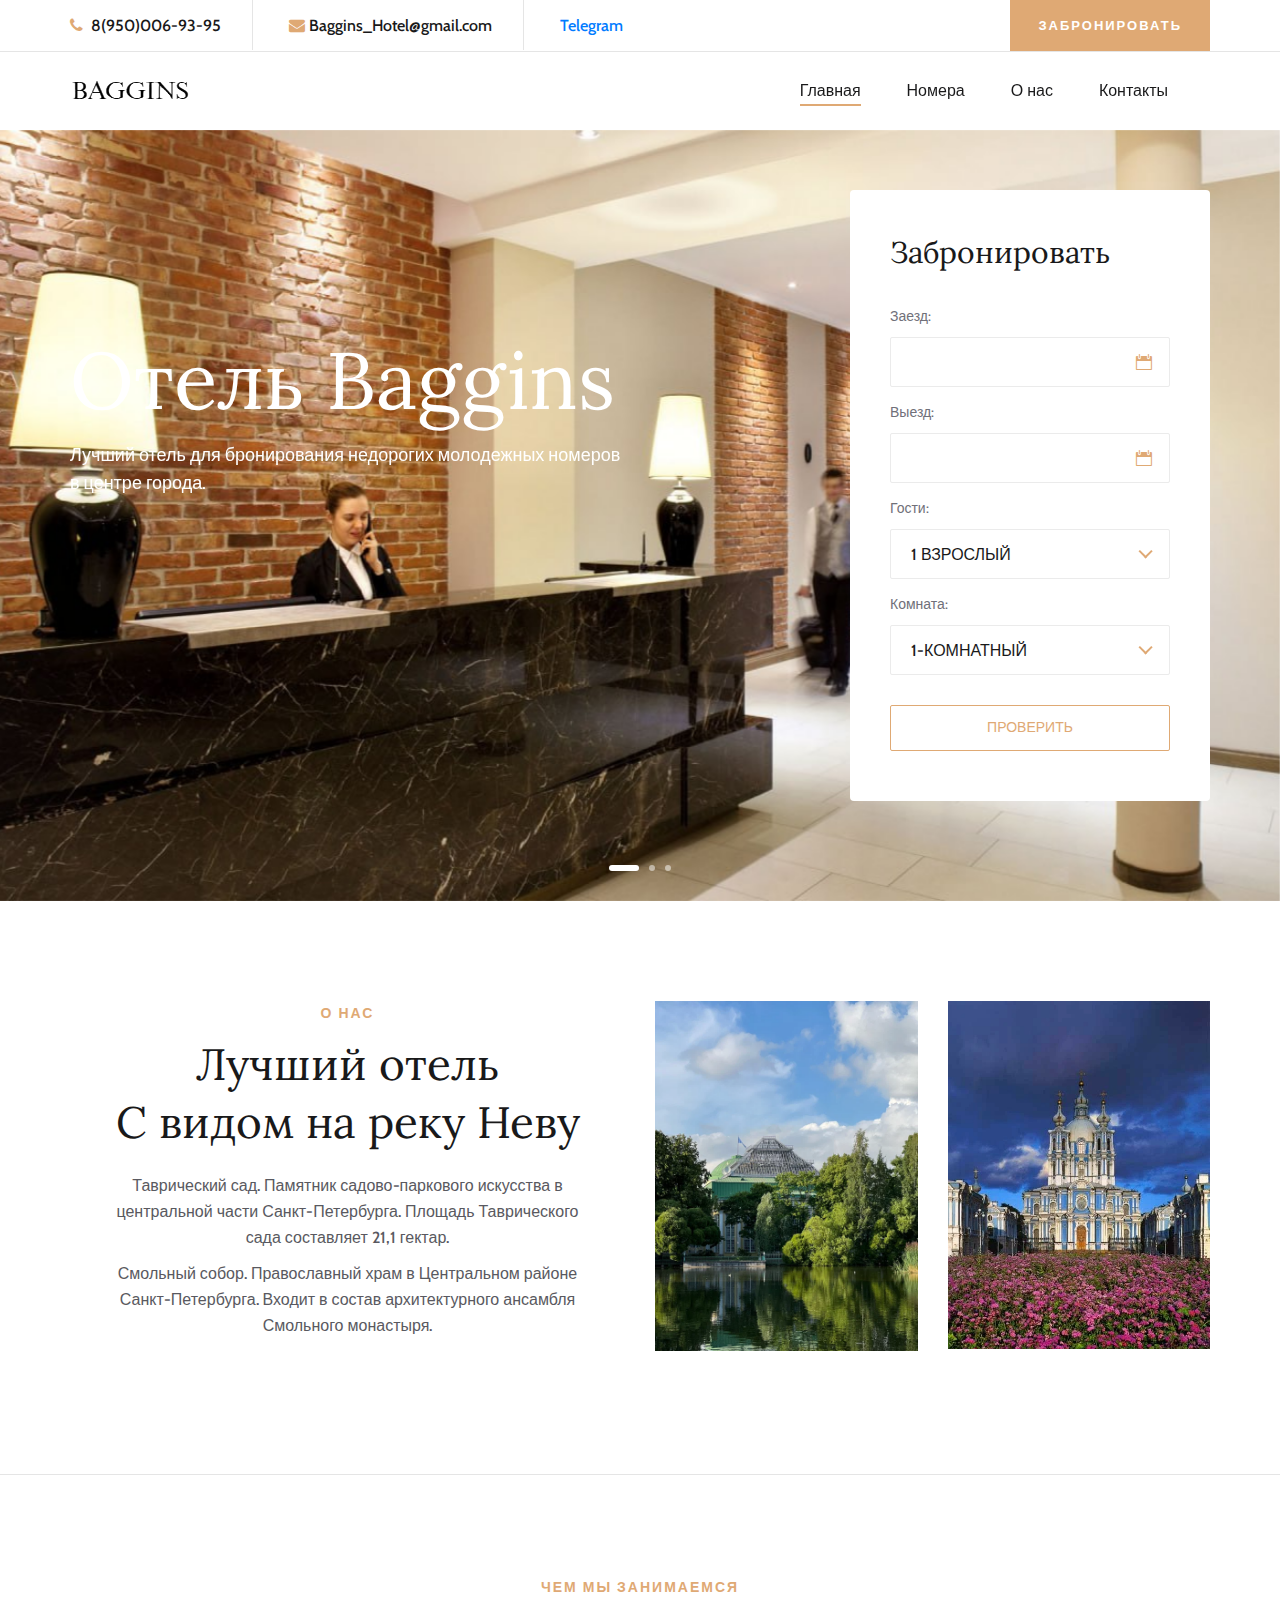
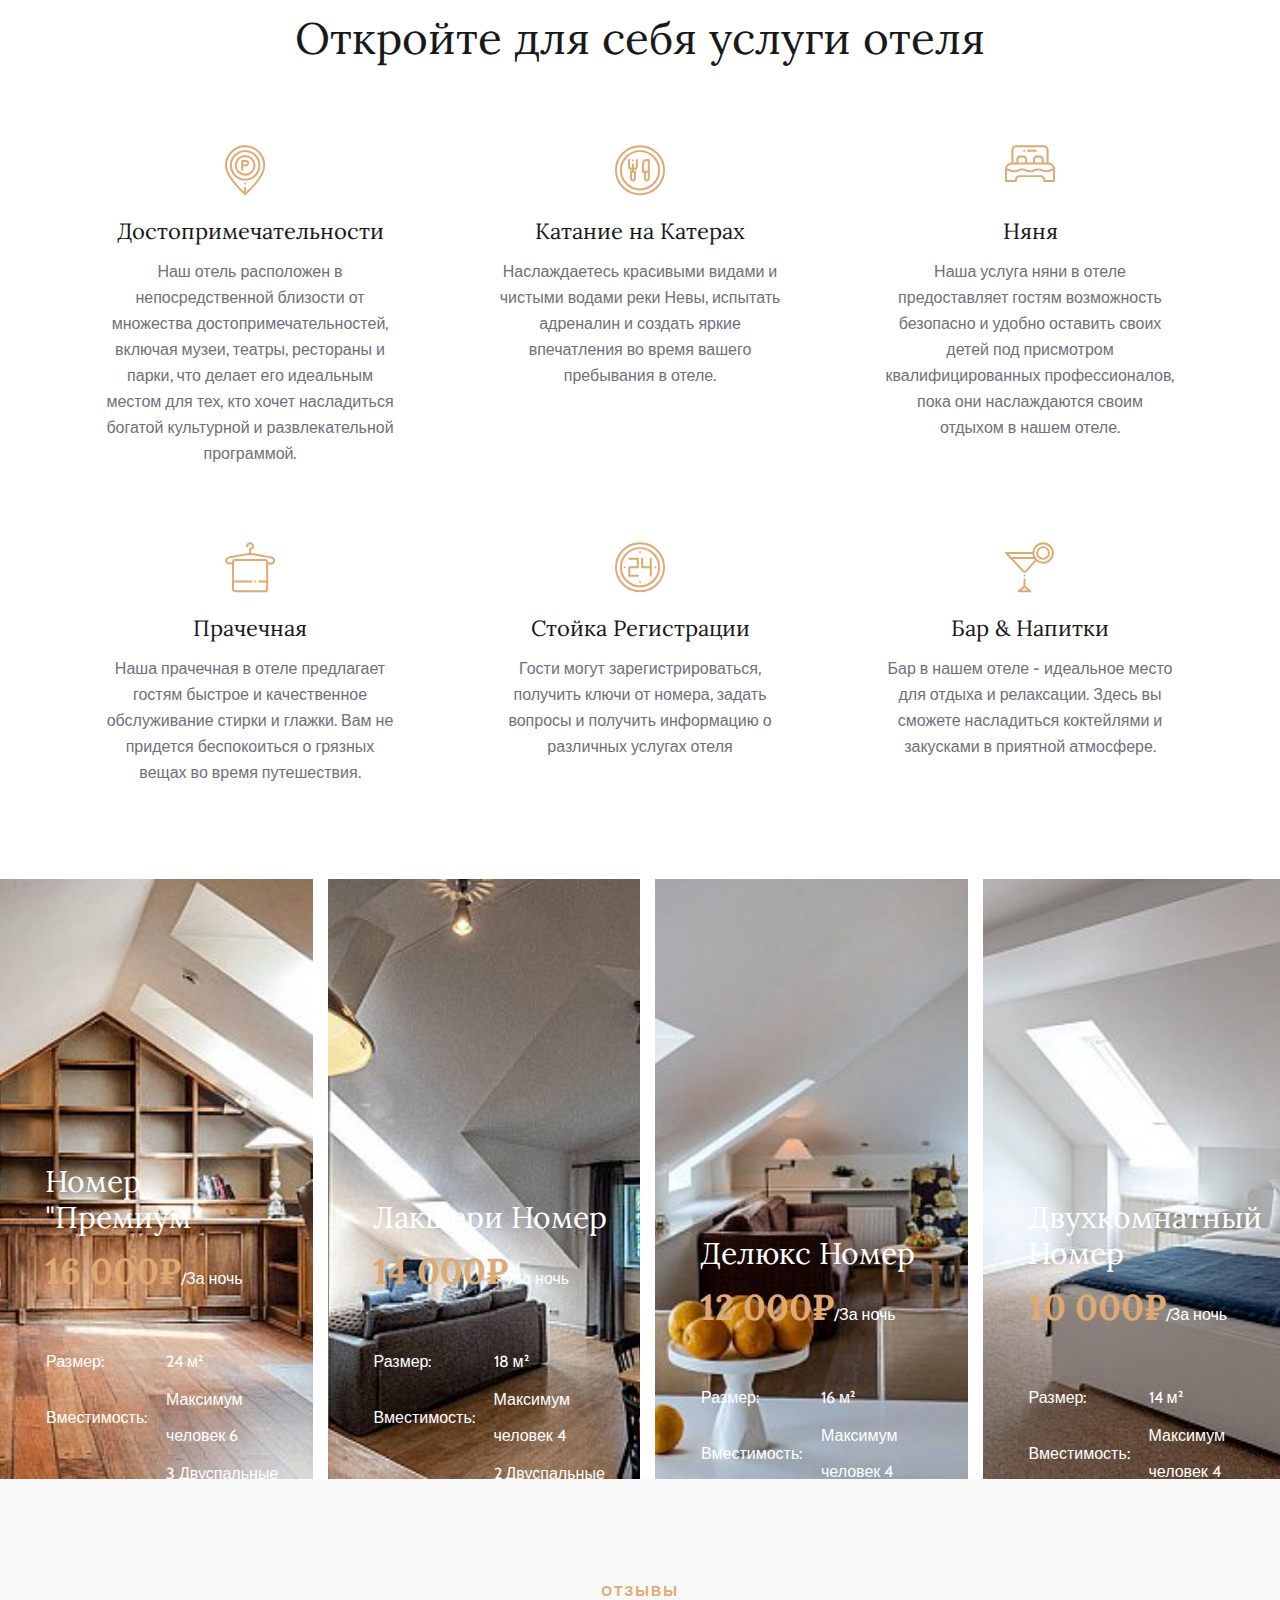
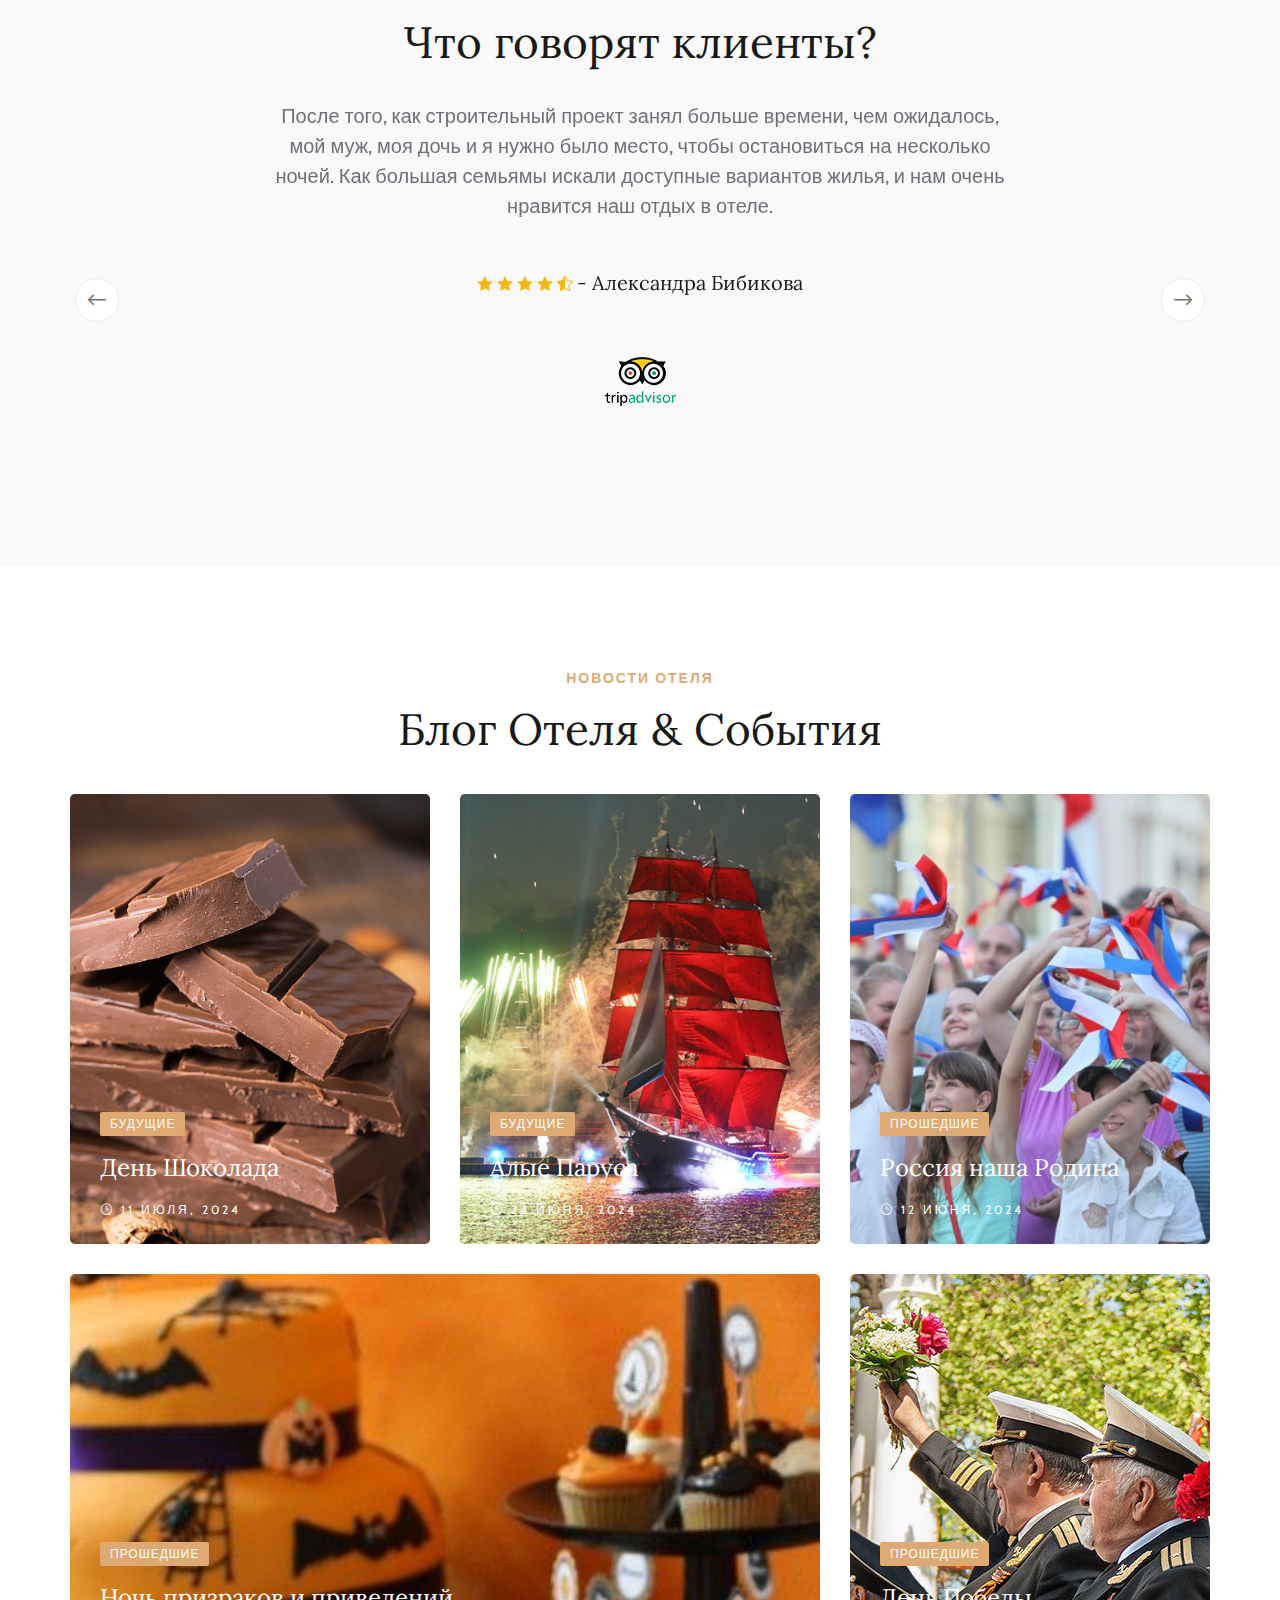
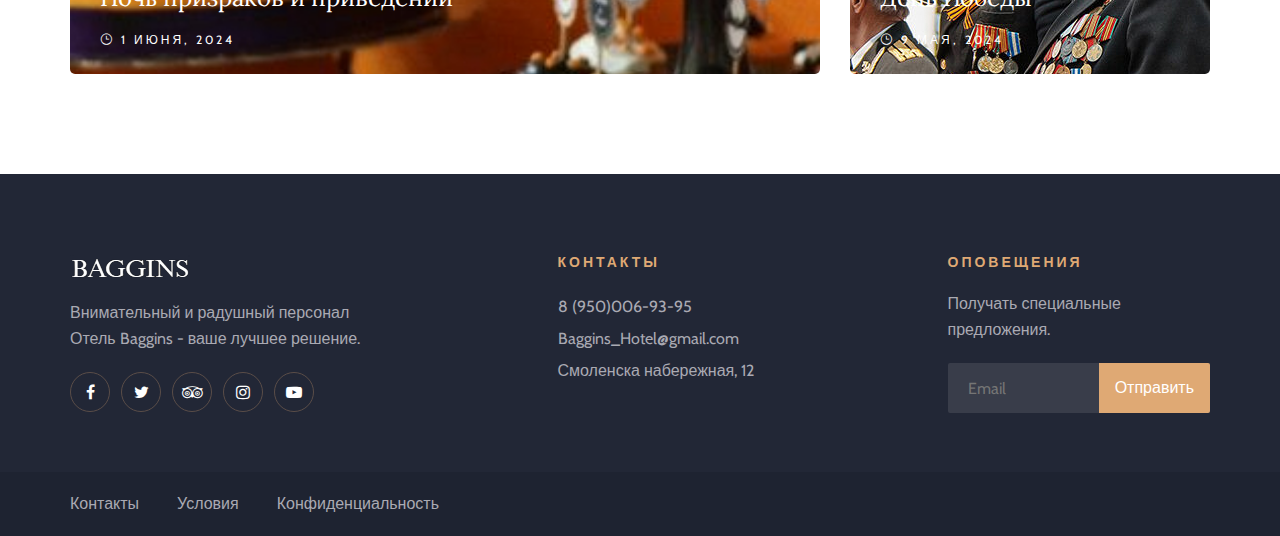
<file: index.html>
<!DOCTYPE html>
<html lang="">

<head>
    <meta charset="UTF-8">
    <meta name="description" content="Sona Template">
    <meta name="keywords" content="Sona, unica, creative, html">
    <meta name="viewport" content="width=device-width, initial-scale=1.0">
    <meta http-equiv="X-UA-Compatible" content="ie=edge">
    <title>Baggins</title>

    <link rel="shortcut icon" href="logoBag.svg" type="image/x-icon">
    <link rel="icon"  href="logoBag.svg" type="image/x-icon">

    <link href="https://fonts.googleapis.com/css?family=Lora:400,700&display=swap" rel="stylesheet">
    <link href="https://fonts.googleapis.com/css?family=Cabin:400,500,600,700&display=swap" rel="stylesheet">

    <link rel="stylesheet" href="css/bootstrap.min.css" type="text/css">
    <link rel="stylesheet" href="css/font-awesome.min.css" type="text/css">
    <link rel="stylesheet" href="css/elegant-icons.css" type="text/css">
    <link rel="stylesheet" href="css/flaticon.css" type="text/css">
    <link rel="stylesheet" href="css/owl.carousel.min.css" type="text/css">
    <link rel="stylesheet" href="css/nice-select.css" type="text/css">
    <link rel="stylesheet" href="css/jquery-ui.min.css" type="text/css">
    <link rel="stylesheet" href="css/magnific-popup.css" type="text/css">
    <link rel="stylesheet" href="css/slicknav.min.css" type="text/css">
    <link rel="stylesheet" href="css/style.css" type="text/css">
</head>

<body>

    <div id="preloder">
        <div class="loader"></div>
    </div>

    <div class="offcanvas-menu-overlay"></div>
    <div class="canvas-open">
        <i class="icon_menu"></i>
    </div>
    <div class="offcanvas-menu-wrapper">
        <div class="canvas-close">
            <i class="icon_close"></i>
        </div>
        <div class="search-icon  search-switch">
            <i class="icon_search"></i>
        </div>
        <div class="header-configure-area">
            <a href="./rooms.html" class="bk-btn">Забронировать</a>
        </div>
        <nav class="mainmenu mobile-menu">
            <ul>
                <li class="active"><a href="./index.html">Главная</a></li>
                <li><a href="./rooms.html">Номера</a></li>
                <li><a href="./about-us.html">О нас</a></li>
                <!-- <li><a href="./blog.html">Новости</a></li> -->
                <li><a href="./contact.html">Контакты</a></li>
            </ul>
        </nav>
        <div id="mobile-menu-wrap"></div>
        <div class="top-social">
            <!-- <a href="#"><i class="fa fa-facebook"></i></a>
            <a href="#"><i class="fa fa-twitter"></i></a>
            <a href="#"><i class="fa fa-tripadvisor"></i></a>
            <a href="#"><i class="fa fa-instagram"></i></a> -->
        </div>
        <ul class="top-widget">
            <li><i class="fa fa-phone"></i> 8(950)006-93-95</li>
            <li><i class="fa fa-envelope"></i>Baggins_Hotel@gmail.com</li>
            <li><a href="https://t.me/baggins1hotel">Telegram</a></li>
        </ul>
    </div>

    <header class="header-section">
        <div class="top-nav">
            <div class="container">
                <div class="row">
                    <div class="col-lg-6">
                        <ul class="tn-left">
                            <li><i class="fa fa-phone"></i> 8(950)006-93-95</li>
                            <li><i class="fa fa-envelope"></i>Baggins_Hotel@gmail.com</li>
                            <li><a href="https://t.me/baggins1hotel" target="_blank">Telegram</a></li>
                        </ul>
                    </div>
                    <div class="col-lg-6">
                        <div class="tn-right">
                            <div class="top-social">
                                <!-- <a href="#"><i class="fa fa-facebook"></i></a>
                                <a href="#"><i class="fa fa-twitter"></i></a>
                                <a href="#"><i class="fa fa-tripadvisor"></i></a>
                                <a href="#"><i class="fa fa-instagram"></i></a> -->
                            </div>
                            <a href="./rooms.html" class="bk-btn">Забронировать</a>
                        </div>
                    </div>
                </div>
            </div>
        </div>
        <div class="menu-item">
            <div class="container">
                <div class="row">
                    <div class="col-lg-2">
                        <div class="logo">
                            <a href="./index.html">
                                 <img src="./img/logo-up.png" alt="">  <!-- ЛОГО  ВСТАВИТЬ НЕ ЗАБЫТЬ  logo-->
                            </a>
                        </div>
                    </div>
                    <div class="col-lg-10">
                        <div class="nav-menu">
                            <nav class="mainmenu">
                                <ul>
                                    <li class="active"><a href="./index.html">Главная</a></li>
                                    <li><a href="./rooms.html">Номера</a></li>
                                    <li><a href="./about-us.html">О нас</a></li>
                                    <!-- <li><a href="./blog.html">Новости</a></li> -->
                                    <li><a href="./contact.html">Контакты</a></li>
                                </ul>
                            </nav>
                        </div>
                    </div>
                </div>
            </div>
        </div>
    </header>


    <section class="hero-section">
        <div class="container">
            <div class="row">
                <div class="col-lg-6">
                    <div class="hero-text">
                        <h1>Отель Baggins</h1>
                        <p>Лучший отель для бронирования недорогих молодежных номеров в центре города.</p>
                    </div>
                </div>
                <div class="col-xl-4 col-lg-5 offset-xl-2 offset-lg-1">
                    <div class="booking-form">
                        <h3>Забронировать</h3>
                        <form action="./rooms.html">
                            <div class="check-date">
                                <label for="date-in">Заезд:</label>
                                <input type="text" class="date-input" id="date-in">
                                <i class="icon_calendar"></i>
                            </div>
                            <div class="check-date">
                                <label for="date-out">Выезд:</label>
                                <input type="text" class="date-input" id="date-out">
                                <i class="icon_calendar"></i>
                            </div>
                            <div class="select-option">
                                <label for="guest">Гости:</label>
                                <select id="guest">
                                    <option value="">1 взрослый</option>
                                    <option value="">2 взрослых</option>
                                </select>
                            </div>
                            <div class="select-option">
                                <label for="room">Комната:</label>
                                <select id="room">
                                    <option value="">1-Комнатный</option>
                                    <option value="">2-Комнатный</option>
                                </select>
                            </div>
                            <button type="submit">Проверить</button>
                        </form>
                    </div>
                </div>
            </div>
        </div>
        <div class="hero-slider owl-carousel">
            <div class="hs-item set-bg" data-setbg="img/hero/hero-1.jpg"></div>      <!-- СЛАЙДЕР -->
            <div class="hs-item set-bg" data-setbg="img/hero/hero-2.jpg"></div>      <!-- СЛАЙДЕР -->
             <div class="hs-item set-bg" data-setbg="img/hero/hero-3.jpg"></div>     <!-- СЛАЙДЕР -->
        </div>
    </section>

    <section class="aboutus-section spad">
        <div class="container">
            <div class="row">
                <div class="col-lg-6">
                    <div class="about-text">
                        <div class="section-title">
                            <span>О нас</span>
                            <h2>Лучший отель <br />С видом на реку Неву</h2>
                        </div>
                        <p class="f-para">Таврический сад. Памятник садово-паркового искусства в центральной части Санкт-Петербурга. Площадь Таврического сада составляет 21,1 гектар.</p>
                        <p class="s-para">Смольный собор. Православный храм в Центральном районе Санкт-Петербурга. Входит в состав архитектурного ансамбля Смольного монастыря.</p>
                        <!-- <a href="./about-us.html" class="primary-btn about-btn">Больше информации</a> -->
                    </div>
                </div>
                <div class="col-lg-6">
                    <div class="about-pic">
                        <div class="row">
                            <div class="col-sm-6">
                                <img src="img/about/tavr.jpg" alt="">
                            </div>
                            <div class="col-sm-6">
                                <img src="img/about/smol.jpg" alt="">
                            </div>
                        </div>
                    </div>
                </div>
            </div>
        </div>
    </section>

    <section class="services-section spad">
        <div class="container">
            <div class="row">
                <div class="col-lg-12">
                    <div class="section-title">
                        <span>Чем мы занимаемся</span>
                        <h2>Откройте для себя услуги отеля</h2>
                    </div>
                </div>
            </div>
            <div class="row">
                <div class="col-lg-4 col-sm-6">
                    <div class="service-item">
                        <i class="flaticon-036-parking"></i>
                        <h4>Достопримечательности</h4>
                        <p>Наш отель расположен в непосредственной близости от множества достопримечательностей, включая музеи, театры, рестораны и парки, что делает его идеальным местом для тех, кто хочет насладиться богатой культурной и развлекательной программой.</p>
                    </div>
                </div>
                <div class="col-lg-4 col-sm-6">
                    <div class="service-item">
                        <i class="flaticon-033-dinner"></i>
                        <h4>Катание на Катерах</h4>
                        <p>Наслаждаетесь красивыми видами и чистыми водами реки Невы, испытать адреналин и создать яркие впечатления во время вашего пребывания в отеле.</p>
                    </div>
                </div>
                <div class="col-lg-4 col-sm-6">
                    <div class="service-item">
                        <i class="flaticon-026-bed"></i>
                        <h4>Няня</h4>
                        <p>Наша услуга няни в отеле предоставляет гостям возможность безопасно и удобно оставить своих детей под присмотром квалифицированных профессионалов, пока они наслаждаются своим отдыхом в нашем отеле.</p>
                    </div>
                </div>
                <div class="col-lg-4 col-sm-6">
                    <div class="service-item">
                        <i class="flaticon-024-towel"></i>
                        <h4>Прачечная</h4>
                        <p>Наша прачечная в отеле предлагает гостям быстрое и качественное обслуживание стирки и глажки. Вам не придется беспокоиться о грязных вещах во время путешествия.</p>
                    </div>
                </div>
                <div class="col-lg-4 col-sm-6">
                    <div class="service-item">
                        <i class="flaticon-044-clock-1"></i>
                        <h4>Стойка Регистрации</h4>
                        <p>Гости могут зарегистрироваться, получить ключи от номера, задать вопросы и получить информацию о различных услугах отеля</p>
                    </div>
                </div>
                <div class="col-lg-4 col-sm-6">
                    <div class="service-item">
                        <i class="flaticon-012-cocktail"></i>
                        <h4>Бар & Напитки</h4>
                        <p>Бар в нашем отеле - идеальное место для отдыха и релаксации. Здесь вы сможете насладиться коктейлями и закусками в приятной атмосфере.</p>
                    </div>
                </div>
            </div>
        </div>
    </section>

    <section class="hp-room-section">
        <div class="container-fluid">
            <div class="hp-room-items">
                <div class="row">
                    <div class="col-lg-3 col-md-6">
                        <div class="hp-room-item set-bg" data-setbg="img/room/premium-glav.jpg">
                            <div class="hr-text">
                                <h3>Номер "Премиум"</h3>
                                <h2>16 000₽<span>/За ночь</span></h2>
                                <table>
                                    <tbody>
                                        <tr>
                                            <td class="r-o">Размер:</td>

                                        <td>24 м²</td>
                                        </tr>
                                        <tr>
                                            <td class="r-o">Вместимость:</td>
                                        <td>Максимум человек 6</td>
                                    </tr>
                                    <tr>
                                        <td class="r-o">Кровать:</td>
                                        <td>3 Двуспальные кровать</td>
                                    </tr>
                                    <tr>
                                        <td class="r-o">Услуги:</td>
                                        <td>Wi-fi, Джакузи, Лоджия, 2-разовое питание...</td>
                                        </tr>
                                    </tbody>
                                </table>
                                <a href="./rooms.html" class="primary-btn">More Details</a>
                            </div>
                        </div>
                    </div>
                    <div class="col-lg-3 col-md-6">
                        <div class="hp-room-item set-bg" data-setbg="img/room/lacheri-glav.jpg">
                            <div class="hr-text">
                                <h3>Лакшери Номер</h3>
                                <h2>14 000₽<span>/За ночь</span></h2>
                                <table>
                                    <tbody>
                                        <tr>
                                            <td class="r-o">Размер:</td>

                                            <td>18 м²</td>
                                        </tr>
                                        <tr>
                                            <td class="r-o">Вместимость:</td>
                                            <td>Максимум человек 4</td>
                                        </tr>
                                        <tr>
                                            <td class="r-o">Кровать:</td>
                                            <td>2 Двуспальные кровать</td>
                                        </tr>
                                        <tr>
                                            <td class="r-o">Услуги:</td>
                                            <td>Wi-fi, Джакузи, Лоджия, 2-разовое питание...</td>
                                        </tr>
                                    </tbody>
                                </table>
                                <a href="./rooms.html" class="primary-btn">More Details</a>
                            </div>
                        </div>
                    </div>
                    <div class="col-lg-3 col-md-6">
                        <div class="hp-room-item set-bg" data-setbg="img/room/delux.jpg">
                            <div class="hr-text">
                                <h3>Делюкс Номер</h3>
                                <h2>12 000₽<span>/За ночь</span></h2>
                                <table>
                                    <tbody>
                                        <tr>
                                            <td class="r-o">Размер:</td>
                                            <td>16 м²</td>
                                        </tr>
                                        <tr>
                                            <td class="r-o">Вместимость:</td>
                                            <td>Максимум человек 4</td>
                                        </tr>
                                        <tr>
                                            <td class="r-o">Кровать:</td>
                                            <td>2 Двуспальные кровать</td>
                                        </tr>
                                        <tr>
                                            <td class="r-o">Услуги:</td>
                                            <td>Wi-fi, Лоджия, 2-разовое питание...</td>
                                        </tr>
                                    </tbody>
                                </table>
                                <a href="./rooms.html" class="primary-btn">More Details</a>
                            </div>
                        </div>
                    </div>
                    <div class="col-lg-3 col-md-6">
                        <div class="hp-room-item set-bg" data-setbg="img/room/2-room.jpg">
                            <div class="hr-text">
                                <h3>Двухкомнатный Номер</h3>
                                <h2>10 000₽<span>/За ночь</span></h2>
                                <table>
                                    <tbody>
                                        <tr>
                                            <td class="r-o">Размер:</td>
                                            
                                            <td>14 м²</td>
                                        </tr>
                                        <tr>
                                            <td class="r-o">Вместимость:</td>
                                            <td>Максимум человек 4</td>
                                        </tr>
                                        <tr>
                                            <td class="r-o">Кровать:</td>
                                            <td>2 Двуспальные кровать</td>
                                        </tr>
                                        <tr>
                                            <td class="r-o">Услуги:</td>
                                            <td>Wi-fi, Выход на балкон, Ванная комната...</td>
                                        </tr>
                                    </tbody>
                                </table>
                                <a href="./rooms.html" class="primary-btn">More Details</a>
                            </div>
                        </div>
                    </div>
                </div>
            </div>
        </div>
    </section>

    <section class="testimonial-section spad">
        <div class="container">
            <div class="row">
                <div class="col-lg-12">
                    <div class="section-title">
                        <span>ОТЗЫВЫ</span>
                        <h2>Что говорят клиенты?</h2>
                    </div>
                </div>
            </div>
            <div class="row">
                <div class="col-lg-8 offset-lg-2">
                    <div class="testimonial-slider owl-carousel">
                        <div class="ts-item">
                            <p>После того, как строительный проект занял больше времени, чем ожидалось, мой муж, моя дочь и я нужно было место, чтобы остановиться на несколько ночей. Как большая семьямы искали доступные вариантов жилья, и нам очень нравится наш отдых в отеле.</p>
                            <div class="ti-author">
                                <div class="rating">
                                    <i class="icon_star"></i>
                                    <i class="icon_star"></i>
                                    <i class="icon_star"></i>
                                    <i class="icon_star"></i>
                                    <i class="icon_star-half_alt"></i>
                                </div>
                                <h5> - Александра Бибикова</h5>
                            </div>
                            <img src="img/testimonial-logo.png" alt="">
                        </div>
                        <div class="ts-item">
                            <p>Отель Baggins как всегда на уровне. Местоположение удобное - достопримечательности, театры, рестораны в пешей доступности. Внутри отличный дизайн. Необычно и красиво смотрится внутренний двор, украшенный березками. Завтраки фирменные, редиссонские, очень вкусные. Можно даже не обедать. В номере тихо, чисто . Мягкие, комфортные матрасы и одеяла. Если есть какие-то вопросы, их быстро решают на ресепшене.</p>
                            <div class="ti-author">
                                <div class="rating">
                                    <i class="icon_star"></i>
                                    <i class="icon_star"></i>
                                    <i class="icon_star"></i>
                                    <i class="icon_star"></i>
                                    <i class="icon_star-half_alt"></i>
                                </div>
                                <h5> - Артем Баранов</h5>
                            </div>
                            <img src="img/testimonial-logo.png" alt="">
                        </div>
                    </div>
                </div>
            </div>
        </div>
    </section>

    <section class="blog-section spad">
        <div class="container">
            <div class="row">
                <div class="col-lg-12">
                    <div class="section-title">
                        <span>Новости Отеля</span>
                        <h2>Блог Отеля & События</h2>
                    </div>
                </div>
            </div>
            <div class="row">
                <div class="col-lg-4">
                    <div class="blog-item set-bg" data-setbg="img/chok.jpg">
                        <div class="bi-text">
                            <span class="b-tag">Будущие</span>
                            <h4><a href="#">День Шоколада</a></h4>
                            <div class="b-time"><i class="icon_clock_alt"></i> 11 Июля, 2024</div>
                        </div>
                    </div>
                </div>
                <div class="col-lg-4">
                    <div class="blog-item set-bg" data-setbg="img/alli.jpg">
                        <div class="bi-text">
                            <span class="b-tag">Будущие</span>
                            <h4><a href="#">Алые Паруса</a></h4>
                            <div class="b-time"><i class="icon_clock_alt"></i> 24 июня, 2024</div>
                        </div>
                    </div>
                </div>
                <div class="col-lg-4">
                    <div class="blog-item set-bg" data-setbg="img/rus.jpg">
                        <div class="bi-text">
                            <span class="b-tag">Прошедшие</span>
                            <h4><a href="#">Россия наша Родина</a></h4>
                            <div class="b-time"><i class="icon_clock_alt"></i> 12 июня, 2024</div>
                        </div>
                    </div>
                </div>
                <div class="col-lg-8">
                    <div class="blog-item small-size set-bg" data-setbg="img/prizr.jpg">
                        <div class="bi-text">
                            <span class="b-tag">Прошедшие</span>
                            <h4><a href="#">Ночь призраков и приведений</a></h4>
                            <div class="b-time"><i class="icon_clock_alt"></i> 1 июня, 2024</div>
                        </div>
                    </div>
                </div>
                <div class="col-lg-4">
                    <div class="blog-item small-size set-bg" data-setbg="img/9may.jpg">
                        <div class="bi-text">
                            <span class="b-tag">Прошедшие</span>
                            <h4><a href="#">День Победы</a></h4>
                            <div class="b-time"><i class="icon_clock_alt"></i> 9 мая, 2024</div>
                        </div>
                    </div>
                </div>
            </div>
        </div>
    </section>

    <footer class="footer-section">
        <div class="container">
            <div class="footer-text">
                <div class="row">
                    <div class="col-lg-4">
                        <div class="ft-about">
                            <div class="logo">
                                <a href="./index.html">
                                     <img src="./img/logo-down.png" alt="">   <!--Нижнее лого footer-logo-->
                                </a>
                            </div>
                            <p>Внимательный и радушный персонал <br /> Отель Baggins - ваше лучшее решение.</p>
                            <div class="fa-social">
                                <a href="#"><i class="fa fa-facebook"></i></a>
                                <a href="#"><i class="fa fa-twitter"></i></a>
                                <a href="#"><i class="fa fa-tripadvisor"></i></a>
                                <a href="#"><i class="fa fa-instagram"></i></a>
                                <a href="#"><i class="fa fa-youtube-play"></i></a>
                            </div>
                        </div>
                    </div>
                    <div class="col-lg-3 offset-lg-1">
                        <div class="ft-contact">
                            <h6>Контакты</h6>
                            <ul>
                                <li>8 (950)006-93-95</li>
                                <li>Baggins_Hotel@gmail.com</li>
                                <li>Смоленска набережная, 12</li>
                            </ul>
                        </div>
                    </div>
                    <div class="col-lg-3 offset-lg-1">
                        <div class="ft-newslatter">
                            <h6>Оповещения</h6>
                            <p>Получать специальные предложения.</p>
                            <form action="" class="fn-form">
                                <input id="textInput" type="text" placeholder="Email">
                                <button id="clearButton">Отправить</button>
                            </form>
                        </div>
                    </div>
                </div>
            </div>
        </div>
        <div class="copyright-option">
            <div class="container">
                <div class="row">
                    <div class="col-lg-7">
                        <ul>
                            <li><a href="./contact.html">Контакты</a></li>
                            <li><a href="./polzovatelskoe-soglashenie.odt">Условия</a></li>
                            <li><a href="./politika_konfidencialnosti.odt">Конфиденциальность</a></li>
                            <!-- <li><a href="#">Политика</a></li> -->
                        </ul>
                    </div>
                </div>
            </div>
        </div>
    </footer>

    <div class="search-model">
        <div class="h-100 d-flex align-items-center justify-content-center">
            <div class="search-close-switch"><i class="icon_close"></i></div>
            <form class="search-model-form">
                <input type="text" id="search-input" placeholder="Search here.....">
            </form>
        </div>
    </div>

    <script src="js/jquery-3.3.1.min.js"></script>
    <script src="js/bootstrap.min.js"></script>
    <script src="js/jquery.magnific-popup.min.js"></script>
    <script src="js/jquery.nice-select.min.js"></script>
    <script src="js/jquery-ui.min.js"></script>
    <script src="js/jquery.slicknav.js"></script>
    <script src="js/owl.carousel.min.js"></script>
    <script src="js/main.js"></script>
    
  <!-- js сылки -->

</body>

</html>
</file>
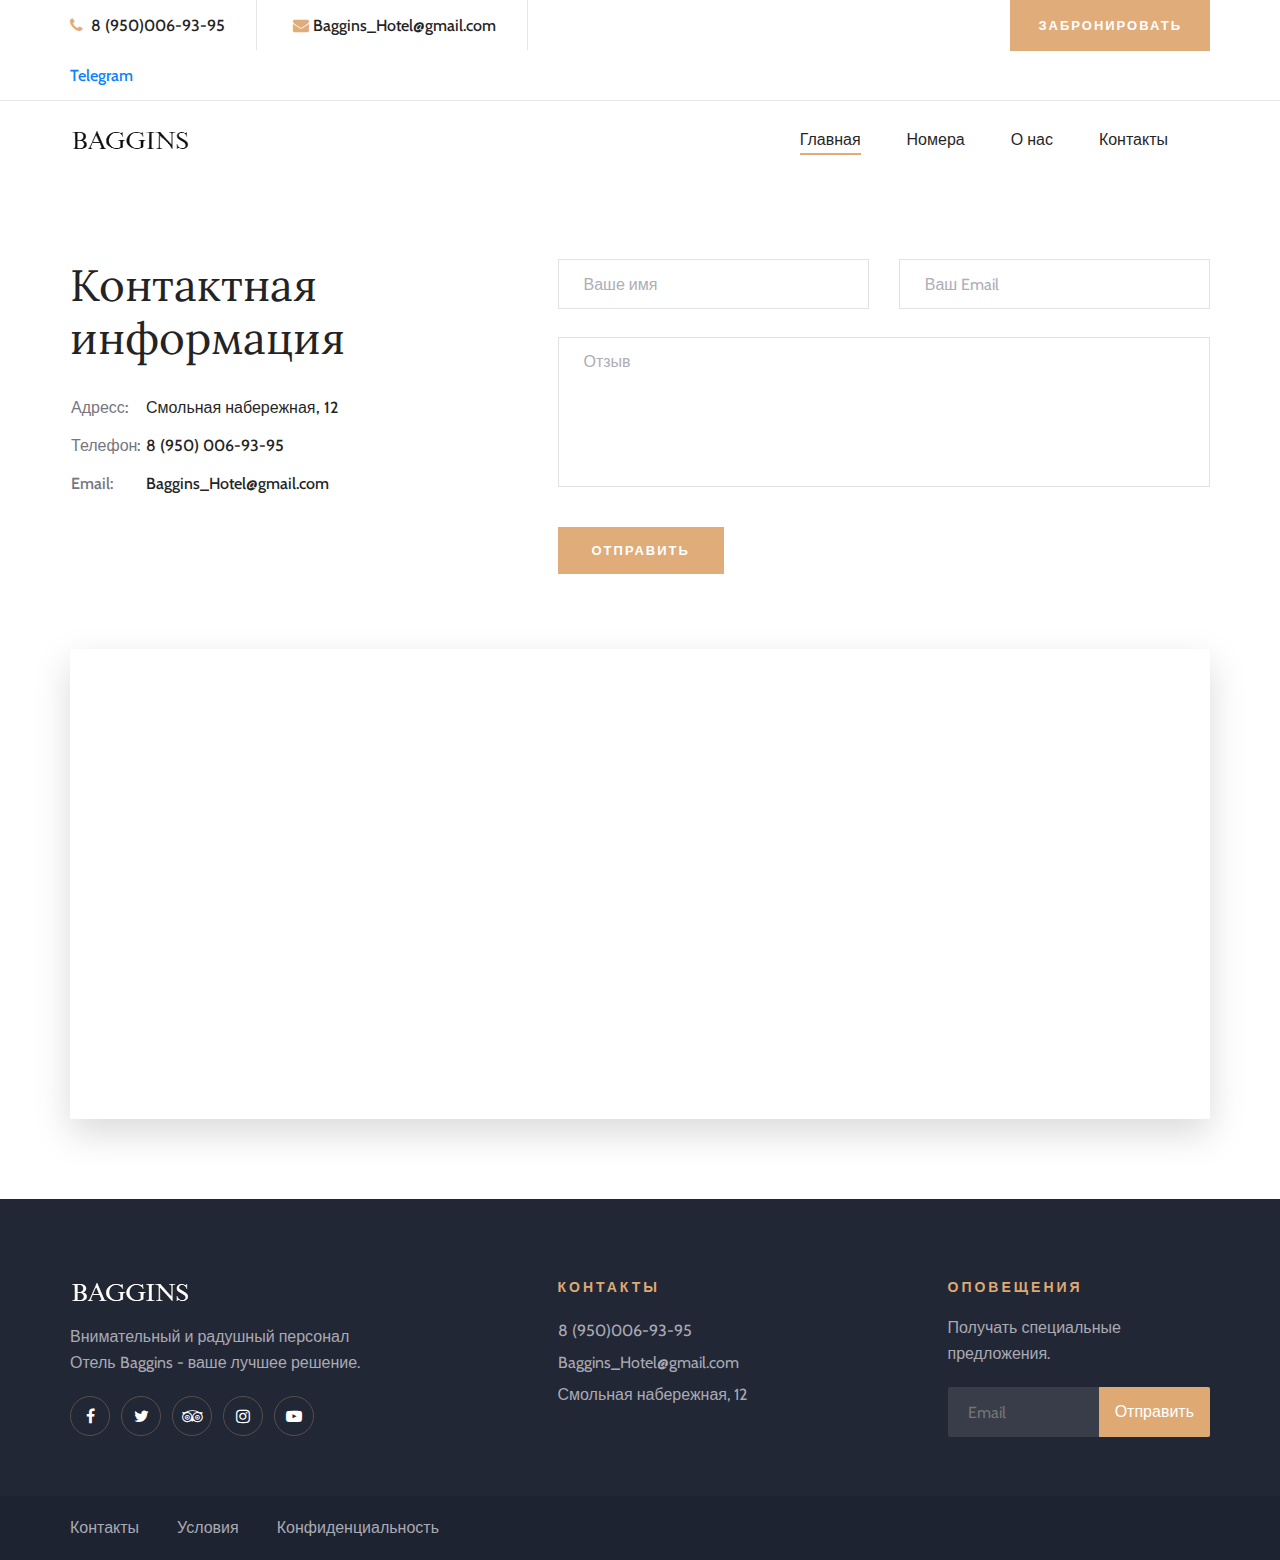
<file: contact.html>
<!DOCTYPE html>
<html lang="zxx">

<head>
    <meta charset="UTF-8">
    <meta name="description" content="Sona Template">
    <meta name="keywords" content="Sona, unica, creative, html">
    <meta name="viewport" content="width=device-width, initial-scale=1.0">
    <meta http-equiv="X-UA-Compatible" content="ie=edge">
    <title>Baggins</title>

    <link rel="shortcut icon" href="logoBag.svg" type="image/x-icon">
    <link rel="icon"  href="logoBag.svg" type="image/x-icon">

    <link href="https://fonts.googleapis.com/css?family=Lora:400,700&display=swap" rel="stylesheet">
    <link href="https://fonts.googleapis.com/css?family=Cabin:400,500,600,700&display=swap" rel="stylesheet">
    <link rel="stylesheet" href="css/bootstrap.min.css" type="text/css">
    <link rel="stylesheet" href="css/font-awesome.min.css" type="text/css">
    <link rel="stylesheet" href="css/elegant-icons.css" type="text/css">
    <link rel="stylesheet" href="css/flaticon.css" type="text/css">
    <link rel="stylesheet" href="css/owl.carousel.min.css" type="text/css">
    <link rel="stylesheet" href="css/nice-select.css" type="text/css">
    <link rel="stylesheet" href="css/jquery-ui.min.css" type="text/css">
    <link rel="stylesheet" href="css/magnific-popup.css" type="text/css">
    <link rel="stylesheet" href="css/slicknav.min.css" type="text/css">
    <link rel="stylesheet" href="css/style.css" type="text/css">
<!-- ссs сылки-->
   
</head>

<body>
    <div id="preloder">
        <div class="loader"></div>
    </div>

    <div class="offcanvas-menu-overlay"></div>
    <div class="canvas-open">
        <i class="icon_menu"></i>
    </div>
    <div class="offcanvas-menu-wrapper">
        <div class="canvas-close">
            <i class="icon_close"></i>
        </div>
        <div class="search-icon  search-switch">
            
        </div>
        <div class="header-configure-area">
            <a href="./rooms.html" class="bk-btn">Забронировать</a>
        </div>
        <nav class="mainmenu mobile-menu">
            <ul>
                <li class="active"><a href="./index.html">Главная</a></li>
                <li><a href="./rooms.html">Номера</a></li>
                <li><a href="./about-us.html">О нас</a></li>
                
                <li><a href="./contact.html">Контакты</a></li>
            </ul>
        </nav>
        <div id="mobile-menu-wrap"></div>
        <div class="top-social">
            <!-- <a href="#"><i class="fa fa-facebook"></i></a>
            <a href="#"><i class="fa fa-twitter"></i></a>
            <a href="#"><i class="fa fa-tripadvisor"></i></a>
            <a href="#"><i class="fa fa-instagram"></i></a> -->
        </div>
        <ul class="top-widget">
            <li><i class="fa fa-phone"></i> 8 (950)006-93-95</li>
            <li><i class="fa fa-envelope"></i>Baggins_Hotel@gmail.com</li>
            <li><a href="https://t.me/baggins1hotel">Telegram</a></li>
        </ul>
    </div>

    <header class="header-section">
        <div class="top-nav">
            <div class="container">
                <div class="row">
                    <div class="col-lg-6">
                        <ul class="tn-left">
                            <li><i class="fa fa-phone"></i> 8 (950)006-93-95</li>
                            <li><i class="fa fa-envelope"></i>Baggins_Hotel@gmail.com</li>
                            <li><a href="https://t.me/baggins1hotel">Telegram</a></li>
                        </ul>
                    </div>
                    <div class="col-lg-6">
                        <div class="tn-right">
                            <div class="top-social">
                                <!-- <a href="#"><i class="fa fa-facebook"></i></a>
                                <a href="#"><i class="fa fa-twitter"></i></a>
                                <a href="#"><i class="fa fa-tripadvisor"></i></a>
                                <a href="#"><i class="fa fa-instagram"></i></a> -->
                            </div>
                            <a href="./rooms.html" class="bk-btn">Забронировать</a>
                        </div>
                    </div>
                </div>
            </div>
        </div>
        <div class="menu-item">
            <div class="container">
                <div class="row">
                    <div class="col-lg-2">
                        <div class="logo">
                            <a href="./index.html">
                                <img src="./img/logo-up.png" alt="">  <!-- ЛОГО  ВСТАВИТЬ НЕ ЗАБЫТЬ  logo-->
                            </a>
                        </div>
                    </div>
                    <div class="col-lg-10">
                        <div class="nav-menu">
                            <nav class="mainmenu">
                                <ul>
                                    <li class="active"><a href="./index.html">Главная</a></li>
                                    <li><a href="./rooms.html">Номера</a></li>
                                    <li><a href="./about-us.html">О нас</a></li>
                                    
                                    <li><a href="./contact.html">Контакты</a></li>
                                </ul>
                            </nav>
                        </div>
                    </div>
                </div>
            </div>
        </div>
    </header>

    <section class="contact-section spad">
        <div class="container">
            <div class="row">
                <div class="col-lg-4">
                    <div class="contact-text">
                        <h2>Контактная информация </h2>
                        <table>
                            <tbody>
                                <tr>
                                    <td class="c-o">Адресс:</td>
                                    <td>Смольная набережная, 12</td> 
                                </tr>
                                <tr>
                                    <td class="c-o">Телефон:</td>
                                    <td>8 (950) 006-93-95</td>
                                </tr>
                                <tr>
                                    <td class="c-o">Email:</td>
                                    <td>Baggins_Hotel@gmail.com</td>
                                </tr>
                            </tbody>
                        </table>
                    </div>
                </div>
                <div class="col-lg-7 offset-lg-1">
                    <form action="#" class="contact-form">
                        <div class="row">
                            <div class="col-lg-6">
                                <input id="textInput" type="text" placeholder="Ваше имя">
                            </div>
                            <div class="col-lg-6">
                                <input id="textInput2" type="text" placeholder="Ваш Email">
                            </div>
                            <div class="col-lg-12">
                                <textarea id="textInput3" placeholder="Отзыв"></textarea>
                                <button type="submit" onclick="ClearFields();">Отправить</button>
                            </div>
                        </div>
                    </form>
                </div>
            </div>
            <div class="map">
                <iframe
                    src="https://yandex.ru/map-widget/v1/?z=12&ol=biz&oid=136766887525"
                    height="470" style="border:0;" allowfullscreen=""></iframe>
            </div>
        </div>
    </section>

    <footer class="footer-section">
        <div class="container">
            <div class="footer-text">
                <div class="row">
                    <div class="col-lg-4">
                        <div class="ft-about">
                            <div class="logo">
                                <a href="./index.html">
                                    <img src="./img/logo-down.png" alt="">   <!--Нижнее лого footer-logo-->
                               </a>
                            </div>
                            <p>Внимательный и радушный персонал <br /> Отель Baggins - ваше лучшее решение.</p>
                            <div class="fa-social">
                                <a href="#"><i class="fa fa-facebook"></i></a>
                                <a href="#"><i class="fa fa-twitter"></i></a>
                                <a href="#"><i class="fa fa-tripadvisor"></i></a>
                                <a href="#"><i class="fa fa-instagram"></i></a>
                                <a href="#"><i class="fa fa-youtube-play"></i></a>
                            </div>
                        </div>
                    </div>
                    <div class="col-lg-3 offset-lg-1">
                        <div class="ft-contact">
                            <h6>Контакты</h6>
                            <ul>
                                <li>8 (950)006-93-95</li>
                                <li>Baggins_Hotel@gmail.com</li>
                                <li>Смольная набережная, 12</li>
                            </ul>
                        </div>
                    </div>
                    <div class="col-lg-3 offset-lg-1">
                        <div class="ft-newslatter">
                            <h6>Оповещения</h6>
                            <p>Получать специальные предложения.</p>
                            <form action="" class="fn-form">
                                <input id="textInput" type="text" placeholder="Email">
                                <button id="clearButton">Отправить</button>
                            </form>
                        </div>
                    </div>
                </div>
            </div>
        </div>
        <div class="copyright-option">
            <div class="container">
                <div class="row">
                    <div class="col-lg-7">
                        <ul>
                            <li><a href="./contact.html">Контакты</a></li>
                            <li><a href="./polzovatelskoe-soglashenie.odt">Условия</a></li>
                            <li><a href="./politika_konfidencialnosti.odt">Конфиденциальность</a></li>
                            <!-- <li><a href="#">Политика</a></li> -->
                        </ul>
                    </div>
                </div>
            </div>
        </div>
    </footer>

    <div class="search-model">
        <div class="h-100 d-flex align-items-center justify-content-center">
            <div class="search-close-switch"><i class="icon_close"></i></div>
            <form class="search-model-form">
                <input type="text" id="search-input" placeholder="Search here.....">
            </form>
        </div>
    </div>

    <script src="js/jquery-3.3.1.min.js"></script>
    <script src="js/bootstrap.min.js"></script>
    <script src="js/jquery.magnific-popup.min.js"></script>
    <script src="js/jquery.nice-select.min.js"></script>
    <script src="js/jquery-ui.min.js"></script>
    <script src="js/jquery.slicknav.js"></script>
    <script src="js/owl.carousel.min.js"></script>
    <script src="js/main.js"></script>
    <!-- js сылки-->

</body>

</html>
</file>
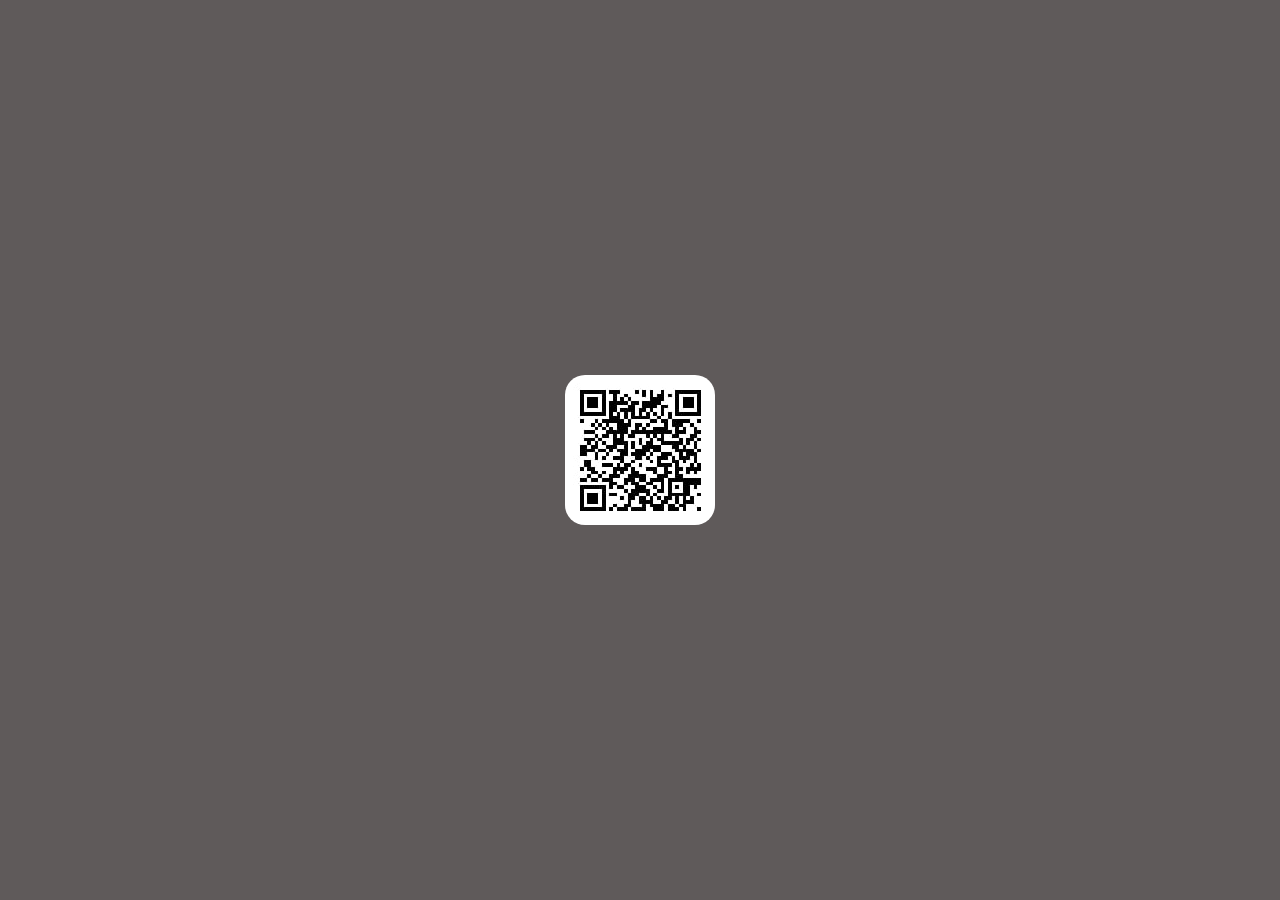
<file: oplata.html>
<!DOCTYPE html>
<html>
    <head>
        <title>Оплата номеров</title>

        <link rel="shortcut icon" href="logoBag.svg" type="image/x-icon">
        <link rel="icon"  href="logoBag.svg" type="image/x-icon">
        
            <style>
                body {
                 background-color: #5f5a5a; 
                 display: flex; 
                 justify-content: center;
                 align-items: center;
                 height: 100vh; 
                 margin: 0; 
                }

                img {
                 max-width: 100%; 
                 border-radius: 20px;
                }
            </style>
    </head>
  <body>
    <img src="img/oplataqr.jpg" alt="">
  </body>
</html>
</file>
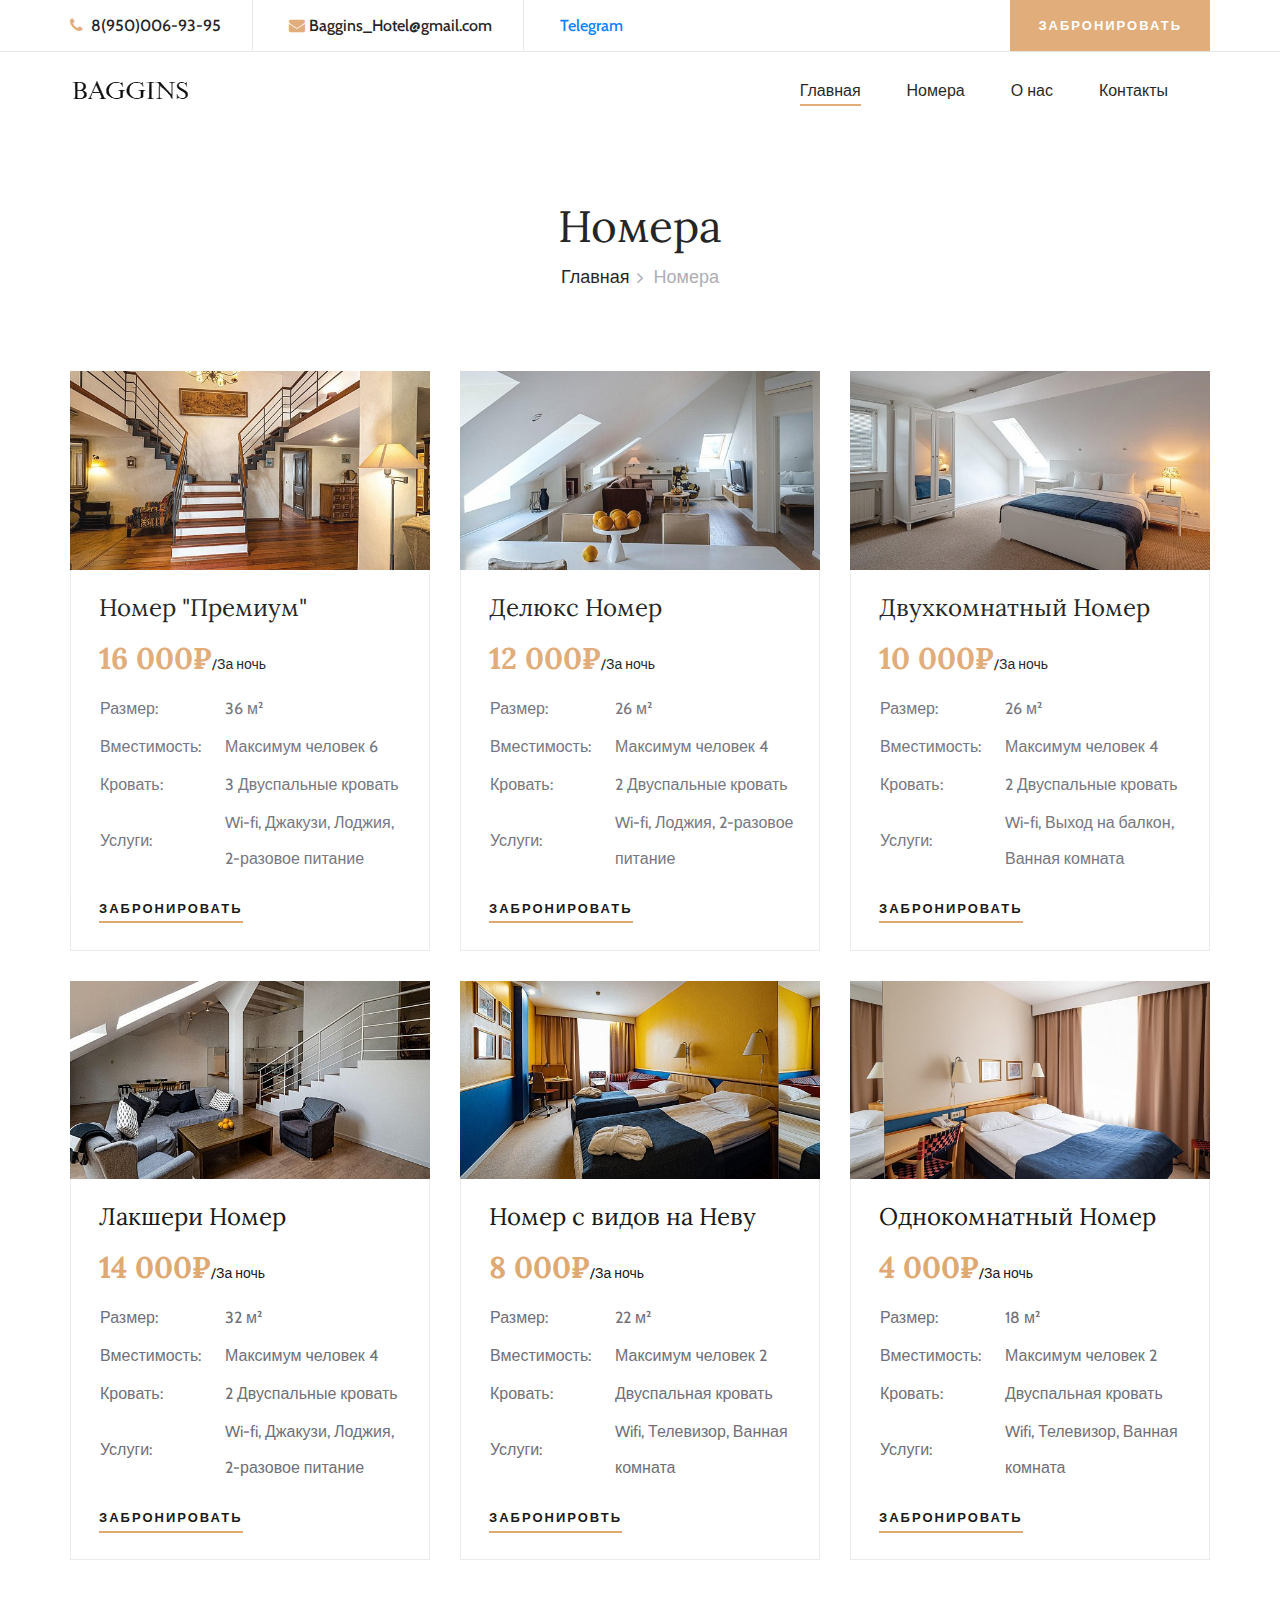
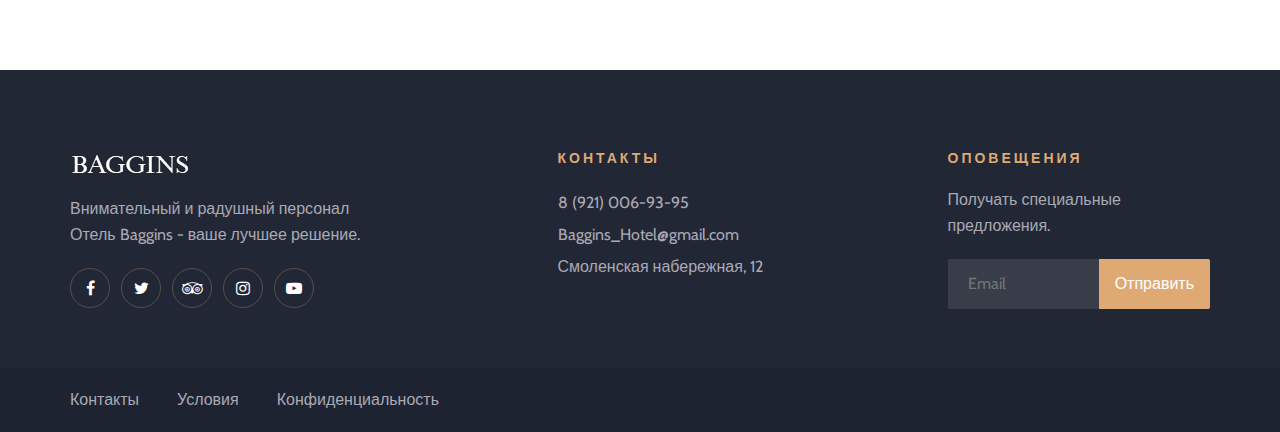
<file: rooms.html>
<!DOCTYPE html>
<html lang="">

<head>
    <meta charset="UTF-8">
    <meta name="description" content="Sona Template">
    <meta name="keywords" content="Sona, unica, creative, html">
    <meta name="viewport" content="width=device-width, initial-scale=1.0">
    <meta http-equiv="X-UA-Compatible" content="ie=edge">
    <title>Baggins</title>

    <link rel="shortcut icon" href="logoBag.svg" type="image/x-icon">
    <link rel="icon"  href="logoBag.svg" type="image/x-icon">
    
    <link href="https://fonts.googleapis.com/css?family=Lora:400,700&display=swap" rel="stylesheet">
    <link href="https://fonts.googleapis.com/css?family=Cabin:400,500,600,700&display=swap" rel="stylesheet">

    <link rel="stylesheet" href="css/bootstrap.min.css" type="text/css">
    <link rel="stylesheet" href="css/font-awesome.min.css" type="text/css">
    <link rel="stylesheet" href="css/elegant-icons.css" type="text/css">
    <link rel="stylesheet" href="css/flaticon.css" type="text/css">
    <link rel="stylesheet" href="css/owl.carousel.min.css" type="text/css">
    <link rel="stylesheet" href="css/nice-select.css" type="text/css">
    <link rel="stylesheet" href="css/jquery-ui.min.css" type="text/css">
    <link rel="stylesheet" href="css/magnific-popup.css" type="text/css">
    <link rel="stylesheet" href="css/slicknav.min.css" type="text/css">
    <link rel="stylesheet" href="css/style.css" type="text/css">
    <!-- ссs сылки-->
</head>

    <body>

        <div id="preloder">
            <div class="loader"></div>
        </div>
    
        <div class="offcanvas-menu-overlay"></div>
        <div class="canvas-open">
            <i class="icon_menu"></i>
        </div>
        <div class="offcanvas-menu-wrapper">
            <div class="canvas-close">
                <i class="icon_close"></i>
            </div>
            <div class="search-icon  search-switch">
                
            </div>
            <div class="header-configure-area">
                <a href="./rooms.html" class="bk-btn">Забронировать</a>
            </div>
            <nav class="mainmenu mobile-menu">
                <ul>
                    <li class="active"><a href="./index.html">Главная</a></li>
                    <li><a href="./rooms.html">Номера</a></li>
                    <li><a href="./about-us.html">О нас</a></li>
                    
                    <li><a href="./contact.html">Контакты</a></li>
                </ul>
            </nav>
            <div id="mobile-menu-wrap"></div>
            <div class="top-social">
                <!-- <a href="#"><i class="fa fa-facebook"></i></a>
                <a href="#"><i class="fa fa-twitter"></i></a>
                <a href="#"><i class="fa fa-tripadvisor"></i></a>
                <a href="#"><i class="fa fa-instagram"></i></a> -->
            </div>
            <ul class="top-widget">
                <li><i class="fa fa-phone"></i> 8(950)006-93-95</li>
                <li><i class="fa fa-envelope"></i>Baggins_Hotel@gmail.com</li>
                <li><a href="https://t.me/baggins1hotel">Telegram</a></li>
            </ul>
        </div>
    
        <header class="header-section">
            <div class="top-nav">
                <div class="container">
                    <div class="row">
                        <div class="col-lg-6">
                            <ul class="tn-left">
                                <li><i class="fa fa-phone"></i> 8(950)006-93-95</li>
                                <li><i class="fa fa-envelope"></i>Baggins_Hotel@gmail.com</li>
                                <li><a href="https://t.me/baggins1hotel">Telegram</a></li>
                            </ul>
                        </div>
                        <div class="col-lg-6">
                            <div class="tn-right">
                                <div class="top-social">
                                    <!-- <a href="#"><i class="fa fa-facebook"></i></a>
                                    <a href="#"><i class="fa fa-twitter"></i></a>
                                    <a href="#"><i class="fa fa-tripadvisor"></i></a>
                                    <a href="#"><i class="fa fa-instagram"></i></a> -->
                                </div>
                                <a href="./rooms.html" class="bk-btn">Забронировать</a>
                            </div>
                        </div>
                    </div>
                </div>
            </div>
            <div class="menu-item">
                <div class="container">
                    <div class="row">
                        <div class="col-lg-2">
                            <div class="logo">
                                <a href="./index.html">
                                    <img src="./img/logo-up.png" alt="">  <!-- ЛОГО  ВСТАВИТЬ НЕ ЗАБЫТЬ  logo-->
                                </a>
                            </div>
                        </div>
                        <div class="col-lg-10">
                            <div class="nav-menu">
                                <nav class="mainmenu">
                                    <ul>
                                        <li class="active"><a href="./index.html">Главная</a></li> 
                                        <li><a href="./rooms.html">Номера</a></li>
                                        <li><a href="./about-us.html">О нас</a></li>
                                        
                                        <li><a href="./contact.html">Контакты</a></li>
                                    </ul>
                                </nav>
                            </div>
                        </div>
                    </div>
                </div>
            </div>
        </header>
    
        <div class="breadcrumb-section">
            <div class="container">
                <div class="row">
                    <div class="col-lg-12">
                        <div class="breadcrumb-text">
                            <h2>Номера</h2>
                            <div class="bt-option">
                                <a href="./index.html">Главная</a>
                                <span>Номера</span>
                            </div>
                        </div>
                    </div>
                </div>
            </div>
        </div>
    
        <section class="rooms-section spad">
            <div class="container">
                <div class="row">
                    <div class="col-lg-4 col-md-6">
                        <div class="room-item">
                            <img src="img/room/premium2.jpg" alt="">
                            <div class="ri-text">
                                <h4>Номер "Премиум"</h4>
                                <h3>16 000₽<span>/За ночь</span></h3>
                                <table>
                                    <tbody>
                                        <tr>
                                            <td class="r-o">Размер:</td>
                                            <td>36 м²</td>
                                        </tr>
                                        <tr>
                                            <td class="r-o">Вместимость:</td>
                                            <td>Максимум человек 6</td>
                                        </tr>
                                        <tr>
                                            <td class="r-o">Кровать:</td>
                                            <td>3 Двуспальные кровать</td>
                                        </tr>
                                        <tr>
                                            <td class="r-o">Услуги:</td>
                                            <td>Wi-fi, Джакузи, Лоджия, 2-разовое питание</td>
                                        </tr>
                                    </tbody>
                                </table>
                                <a href="oplata.html" class="primary-btn">Забронировать</a>
                            </div>
                        </div>
                    </div>
                    <div class="col-lg-4 col-md-6">
                        <div class="room-item">
                            <img src="img/room/delux.jpg" alt="">
                            <div class="ri-text">
                                <h4>Делюкс Номер</h4>
                                <h3>12 000₽<span>/За ночь</span></h3>
                                <table>
                                    <tbody>
                                        <tr>
                                            <td class="r-o">Размер:</td>
                                            <td>26 м²</td>
                                        </tr>
                                        <tr>
                                            <td class="r-o">Вместимость:</td>
                                            <td>Максимум человек 4</td>
                                        </tr>
                                        <tr>
                                            <td class="r-o">Кровать:</td>
                                            <td>2 Двуспальные кровать</td>
                                        </tr>
                                        <tr>
                                            <td class="r-o">Услуги:</td>
                                            <td>Wi-fi, Лоджия, 2-разовое питание</td>
                                        </tr>
                                    </tbody>
                                </table>
                                <a href="oplata.html" class="primary-btn">Забронировать</a>
                            </div>
                        </div>
                    </div>
                    <div class="col-lg-4 col-md-6">
                        <div class="room-item">
                            <img src="img/room/2-room.jpg" alt="">
                            <div class="ri-text">
                                <h4>Двухкомнатный Номер</h4>
                                <h3>10 000₽<span>/За ночь</span></h3>
                                <table>
                                    <tbody>
                                        <tr>
                                            <td class="r-o">Размер:</td>
                                            <td>26 м²</td>
                                        </tr>
                                        <tr>
                                            <td class="r-o">Вместимость:</td>
                                            <td>Максимум человек 4</td>
                                        </tr>
                                        <tr>
                                            <td class="r-o">Кровать:</td>
                                            <td>2 Двуспальные кровать</td>
                                        </tr>
                                        <tr>
                                            <td class="r-o">Услуги:</td>
                                            <td>Wi-fi, Выход на балкон, Ванная комната</td>
                                        </tr>
                                    </tbody>
                                </table>
                                <a href="oplata.html" class="primary-btn">Забронировать</a>
                            </div>
                        </div>
                    </div>
                    <div class="col-lg-4 col-md-6">
                        <div class="room-item">
                            <img src="img/room/premium.jpg" alt="">
                            <div class="ri-text">
                                <h4>Лакшери Номер</h4>
                                <h3>14 000₽<span>/За ночь</span></h3>
                                <table>
                                    <tbody>
                                        <tr>
                                            <td class="r-o">Размер:</td>
                                            <td>32 м²</td>
                                        </tr>
                                        <tr>
                                            <td class="r-o">Вместимость:</td>
                                            <td>Максимум человек 4</td>
                                        </tr>
                                        <tr>
                                            <td class="r-o">Кровать:</td>
                                            <td>2 Двуспальные кровать</td>
                                        </tr>
                                        <tr>
                                            <td class="r-o">Услуги:</td>
                                            <td>Wi-fi, Джакузи, Лоджия, 2-разовое питание</td>
                                        </tr>
                                    </tbody>
                                </table>
                                <a href="oplata.html" class="primary-btn">Забронировать</a>
                            </div>
                        </div>
                    </div>
                    <div class="col-lg-4 col-md-6">
                        <div class="room-item">
                            <img src="img/room/neva-river.jpg" alt="">
                            <div class="ri-text">
                                <h4>Номер с видов на Неву</h4>
                                <h3>8 000₽<span>/За ночь</span></h3>
                                <table>
                                    <tbody>
                                        <tr>
                                            <td class="r-o">Размер:</td>
                                            <td>22 м²</td>
                                        </tr>
                                        <tr>
                                            <td class="r-o">Вместимость:</td>
                                            <td>Максимум человек 2</td>
                                        </tr>
                                        <tr>
                                            <td class="r-o">Кровать:</td>
                                            <td>Двуспальная кровать</td>
                                        </tr> 
                                        <tr>
                                            <td class="r-o">Услуги:</td>
                                            <td>Wifi, Телевизор, Ванная комната</td>
                                        </tr>
                                    </tbody>
                                </table>
                                <a href="oplata.html" class="primary-btn">Забронировть</a>
                            </div>
                        </div>
                    </div>
                    <div class="col-lg-4 col-md-6">
                        <div class="room-item">
                            <img src="img/room/1-room.jpg" alt="">
                            <div class="ri-text">
                                <h4>Однокомнатный Номер</h4>
                                <h3>4 000₽<span>/За ночь</span></h3>
                                <table>
                                    <tbody>
                                        <tr>
                                            <td class="r-o">Размер:</td>
                                            <td>18 м²</td>
                                        </tr>
                                        <tr>
                                            <td class="r-o">Вместимость:</td>
                                            <td>Максимум человек 2</td>
                                        </tr>
                                        <tr>
                                            <td class="r-o">Кровать:</td>
                                            <td>Двуспальная кровать</td>
                                        </tr> 
                                        <tr>
                                            <td class="r-o">Услуги:</td>
                                            <td>Wifi, Телевизор, Ванная комната</td> 
                                        </tr>
                                    </tbody>
                                </table>
                                <a href="oplata.html" class="primary-btn">Забронировать</a>
                            </div>
                        </div>
                    </div>
                </div>
            </div>
        </section>
    
        <footer class="footer-section">
            <div class="container">
                <div class="footer-text">
                    <div class="row">
                        <div class="col-lg-4">
                            <div class="ft-about">
                                <div class="logo">
                                    <a href="./index.html">
                                        <img src="./img/logo-down.png" alt="">   <!--Нижнее лого footer-logo-->
                                   </a>
                                </div>
                                <p>Внимательный и радушный персонал <br /> Отель Baggins - ваше лучшее решение.</p>
                                <div class="fa-social">
                                    <a href="#"><i class="fa fa-facebook"></i></a>
                                    <a href="#"><i class="fa fa-twitter"></i></a>
                                    <a href="#"><i class="fa fa-tripadvisor"></i></a>
                                    <a href="#"><i class="fa fa-instagram"></i></a>
                                    <a href="#"><i class="fa fa-youtube-play"></i></a>
                                </div>
                            </div>
                        </div>
                        <div class="col-lg-3 offset-lg-1">
                            <div class="ft-contact">
                                <h6>Контакты</h6>
                                <ul>
                                    <li>8 (921) 006-93-95</li>
                                    <li>Baggins_Hotel@gmail.com</li>
                                    <li>Смоленская набережная, 12</li>
                                </ul>
                            </div>
                        </div>
                        <div class="col-lg-3 offset-lg-1">
                            <div class="ft-newslatter">
                                <h6>Оповещения</h6>
                                <p>Получать специальные предложения.</p>
                                <form action="" class="fn-form">
                                    <input id="textInput" type="text" placeholder="Email">
                                    <button id="clearButton">Отправить</button>
                                </form>
                            </div>
                        </div>
                    </div>
                </div>
            </div>
            <div class="copyright-option">
                <div class="container">
                    <div class="row">
                        <div class="col-lg-7">
                            <ul>
                                <li><a href="./contact.html">Контакты</a></li>
                                <li><a href="./polzovatelskoe-soglashenie.odt">Условия</a></li>
                                <li><a href="./politika_konfidencialnosti.odt">Конфиденциальность</a></li>
                                <!-- <li><a href="#">Политика</a></li> -->
                            </ul>
                        </div>
                    </div>
                </div>
            </div>
        </footer>
        
        <div class="search-model">
            <div class="h-100 d-flex align-items-center justify-content-center">
                <div class="search-close-switch"><i class="icon_close"></i></div>
                <form class="search-model-form">
                    <input type="text" id="search-input" placeholder="Search here.....">
                </form>
            </div>
        </div>
        
        <script src="js/jquery-3.3.1.min.js"></script>
        <script src="js/bootstrap.min.js"></script>
        <script src="js/jquery.magnific-popup.min.js"></script>
        <script src="js/jquery.nice-select.min.js"></script>
        <script src="js/jquery-ui.min.js"></script>
        <script src="js/jquery.slicknav.js"></script>
        <script src="js/owl.carousel.min.js"></script>
        <script src="js/main.js"></script>
     <!-- js сылки-->
    </body>
    
    </html>
</file>
<file: css/elegant-icons.css>
@font-face {
	font-family: 'ElegantIcons';
	src: url('../fonts/ElegantIcons.eot');
	src: url('../fonts/ElegantIcons.eot?#iefix') format('embedded-opentype'),
		url('../fonts/ElegantIcons.woff') format('woff'),
		url('../fonts/ElegantIcons.ttf') format('truetype'),
		url('../fonts/ElegantIcons.svg#ElegantIcons') format('svg');
	font-weight: normal;
	font-style: normal;
}

/* Use the following CSS code if you want to use data attributes for inserting your icons */
[data-icon]:before {
	font-family: 'ElegantIcons';
	content: attr(data-icon);
	speak: none;
	font-weight: normal;
	font-variant: normal;
	text-transform: none;
	line-height: 1;
	-webkit-font-smoothing: antialiased;
	-moz-osx-font-smoothing: grayscale;
}

/* Use the following CSS code if you want to have a class per icon */
/*
Instead of a list of all class selectors,
you can use the generic selector below, but it's slower:
[class*="your-class-prefix"] {
*/
.arrow_up,
.arrow_down,
.arrow_left,
.arrow_right,
.arrow_left-up,
.arrow_right-up,
.arrow_right-down,
.arrow_left-down,
.arrow-up-down,
.arrow_up-down_alt,
.arrow_left-right_alt,
.arrow_left-right,
.arrow_expand_alt2,
.arrow_expand_alt,
.arrow_condense,
.arrow_expand,
.arrow_move,
.arrow_carrot-up,
.arrow_carrot-down,
.arrow_carrot-left,
.arrow_carrot-right,
.arrow_carrot-2up,
.arrow_carrot-2down,
.arrow_carrot-2left,
.arrow_carrot-2right,
.arrow_carrot-up_alt2,
.arrow_carrot-down_alt2,
.arrow_carrot-left_alt2,
.arrow_carrot-right_alt2,
.arrow_carrot-2up_alt2,
.arrow_carrot-2down_alt2,
.arrow_carrot-2left_alt2,
.arrow_carrot-2right_alt2,
.arrow_triangle-up,
.arrow_triangle-down,
.arrow_triangle-left,
.arrow_triangle-right,
.arrow_triangle-up_alt2,
.arrow_triangle-down_alt2,
.arrow_triangle-left_alt2,
.arrow_triangle-right_alt2,
.arrow_back,
.icon_minus-06,
.icon_plus,
.icon_close,
.icon_check,
.icon_minus_alt2,
.icon_plus_alt2,
.icon_close_alt2,
.icon_check_alt2,
.icon_zoom-out_alt,
.icon_zoom-in_alt,
.icon_search,
.icon_box-empty,
.icon_box-selected,
.icon_minus-box,
.icon_plus-box,
.icon_box-checked,
.icon_circle-empty,
.icon_circle-slelected,
.icon_stop_alt2,
.icon_stop,
.icon_pause_alt2,
.icon_pause,
.icon_menu,
.icon_menu-square_alt2,
.icon_menu-circle_alt2,
.icon_ul,
.icon_ol,
.icon_adjust-horiz,
.icon_adjust-vert,
.icon_document_alt,
.icon_documents_alt,
.icon_pencil,
.icon_pencil-edit_alt,
.icon_pencil-edit,
.icon_folder-alt,
.icon_folder-open_alt,
.icon_folder-add_alt,
.icon_info_alt,
.icon_error-oct_alt,
.icon_error-circle_alt,
.icon_error-triangle_alt,
.icon_question_alt2,
.icon_question,
.icon_comment_alt,
.icon_chat_alt,
.icon_vol-mute_alt,
.icon_volume-low_alt,
.icon_volume-high_alt,
.icon_quotations,
.icon_quotations_alt2,
.icon_clock_alt,
.icon_lock_alt,
.icon_lock-open_alt,
.icon_key_alt,
.icon_cloud_alt,
.icon_cloud-upload_alt,
.icon_cloud-download_alt,
.icon_image,
.icon_images,
.icon_lightbulb_alt,
.icon_gift_alt,
.icon_house_alt,
.icon_genius,
.icon_mobile,
.icon_tablet,
.icon_laptop,
.icon_desktop,
.icon_camera_alt,
.icon_mail_alt,
.icon_cone_alt,
.icon_ribbon_alt,
.icon_bag_alt,
.icon_creditcard,
.icon_cart_alt,
.icon_paperclip,
.icon_tag_alt,
.icon_tags_alt,
.icon_trash_alt,
.icon_cursor_alt,
.icon_mic_alt,
.icon_compass_alt,
.icon_pin_alt,
.icon_pushpin_alt,
.icon_map_alt,
.icon_drawer_alt,
.icon_toolbox_alt,
.icon_book_alt,
.icon_calendar,
.icon_film,
.icon_table,
.icon_contacts_alt,
.icon_headphones,
.icon_lifesaver,
.icon_piechart,
.icon_refresh,
.icon_link_alt,
.icon_link,
.icon_loading,
.icon_blocked,
.icon_archive_alt,
.icon_heart_alt,
.icon_star_alt,
.icon_star-half_alt,
.icon_star,
.icon_star-half,
.icon_tools,
.icon_tool,
.icon_cog,
.icon_cogs,
.arrow_up_alt,
.arrow_down_alt,
.arrow_left_alt,
.arrow_right_alt,
.arrow_left-up_alt,
.arrow_right-up_alt,
.arrow_right-down_alt,
.arrow_left-down_alt,
.arrow_condense_alt,
.arrow_expand_alt3,
.arrow_carrot_up_alt,
.arrow_carrot-down_alt,
.arrow_carrot-left_alt,
.arrow_carrot-right_alt,
.arrow_carrot-2up_alt,
.arrow_carrot-2dwnn_alt,
.arrow_carrot-2left_alt,
.arrow_carrot-2right_alt,
.arrow_triangle-up_alt,
.arrow_triangle-down_alt,
.arrow_triangle-left_alt,
.arrow_triangle-right_alt,
.icon_minus_alt,
.icon_plus_alt,
.icon_close_alt,
.icon_check_alt,
.icon_zoom-out,
.icon_zoom-in,
.icon_stop_alt,
.icon_menu-square_alt,
.icon_menu-circle_alt,
.icon_document,
.icon_documents,
.icon_pencil_alt,
.icon_folder,
.icon_folder-open,
.icon_folder-add,
.icon_folder_upload,
.icon_folder_download,
.icon_info,
.icon_error-circle,
.icon_error-oct,
.icon_error-triangle,
.icon_question_alt,
.icon_comment,
.icon_chat,
.icon_vol-mute,
.icon_volume-low,
.icon_volume-high,
.icon_quotations_alt,
.icon_clock,
.icon_lock,
.icon_lock-open,
.icon_key,
.icon_cloud,
.icon_cloud-upload,
.icon_cloud-download,
.icon_lightbulb,
.icon_gift,
.icon_house,
.icon_camera,
.icon_mail,
.icon_cone,
.icon_ribbon,
.icon_bag,
.icon_cart,
.icon_tag,
.icon_tags,
.icon_trash,
.icon_cursor,
.icon_mic,
.icon_compass,
.icon_pin,
.icon_pushpin,
.icon_map,
.icon_drawer,
.icon_toolbox,
.icon_book,
.icon_contacts,
.icon_archive,
.icon_heart,
.icon_profile,
.icon_group,
.icon_grid-2x2,
.icon_grid-3x3,
.icon_music,
.icon_pause_alt,
.icon_phone,
.icon_upload,
.icon_download,
.social_facebook,
.social_twitter,
.social_pinterest,
.social_googleplus,
.social_tumblr,
.social_tumbleupon,
.social_wordpress,
.social_instagram,
.social_dribbble,
.social_vimeo,
.social_linkedin,
.social_rss,
.social_deviantart,
.social_share,
.social_myspace,
.social_skype,
.social_youtube,
.social_picassa,
.social_googledrive,
.social_flickr,
.social_blogger,
.social_spotify,
.social_delicious,
.social_facebook_circle,
.social_twitter_circle,
.social_pinterest_circle,
.social_googleplus_circle,
.social_tumblr_circle,
.social_stumbleupon_circle,
.social_wordpress_circle,
.social_instagram_circle,
.social_dribbble_circle,
.social_vimeo_circle,
.social_linkedin_circle,
.social_rss_circle,
.social_deviantart_circle,
.social_share_circle,
.social_myspace_circle,
.social_skype_circle,
.social_youtube_circle,
.social_picassa_circle,
.social_googledrive_alt2,
.social_flickr_circle,
.social_blogger_circle,
.social_spotify_circle,
.social_delicious_circle,
.social_facebook_square,
.social_twitter_square,
.social_pinterest_square,
.social_googleplus_square,
.social_tumblr_square,
.social_stumbleupon_square,
.social_wordpress_square,
.social_instagram_square,
.social_dribbble_square,
.social_vimeo_square,
.social_linkedin_square,
.social_rss_square,
.social_deviantart_square,
.social_share_square,
.social_myspace_square,
.social_skype_square,
.social_youtube_square,
.social_picassa_square,
.social_googledrive_square,
.social_flickr_square,
.social_blogger_square,
.social_spotify_square,
.social_delicious_square,
.icon_printer,
.icon_calulator,
.icon_building,
.icon_floppy,
.icon_drive,
.icon_search-2,
.icon_id,
.icon_id-2,
.icon_puzzle,
.icon_like,
.icon_dislike,
.icon_mug,
.icon_currency,
.icon_wallet,
.icon_pens,
.icon_easel,
.icon_flowchart,
.icon_datareport,
.icon_briefcase,
.icon_shield,
.icon_percent,
.icon_globe,
.icon_globe-2,
.icon_target,
.icon_hourglass,
.icon_balance,
.icon_rook,
.icon_printer-alt,
.icon_calculator_alt,
.icon_building_alt,
.icon_floppy_alt,
.icon_drive_alt,
.icon_search_alt,
.icon_id_alt,
.icon_id-2_alt,
.icon_puzzle_alt,
.icon_like_alt,
.icon_dislike_alt,
.icon_mug_alt,
.icon_currency_alt,
.icon_wallet_alt,
.icon_pens_alt,
.icon_easel_alt,
.icon_flowchart_alt,
.icon_datareport_alt,
.icon_briefcase_alt,
.icon_shield_alt,
.icon_percent_alt,
.icon_globe_alt,
.icon_clipboard {
	font-family: 'ElegantIcons';
	speak: none;
	font-style: normal;
	font-weight: normal;
	font-variant: normal;
	text-transform: none;
	line-height: 1;
	-webkit-font-smoothing: antialiased;
}
.arrow_up:before {
	content: '\21';
}
.arrow_down:before {
	content: '\22';
}
.arrow_left:before {
	content: '\23';
}
.arrow_right:before {
	content: '\24';
}
.arrow_left-up:before {
	content: '\25';
}
.arrow_right-up:before {
	content: '\26';
}
.arrow_right-down:before {
	content: '\27';
}
.arrow_left-down:before {
	content: '\28';
}
.arrow-up-down:before {
	content: '\29';
}
.arrow_up-down_alt:before {
	content: '\2a';
}
.arrow_left-right_alt:before {
	content: '\2b';
}
.arrow_left-right:before {
	content: '\2c';
}
.arrow_expand_alt2:before {
	content: '\2d';
}
.arrow_expand_alt:before {
	content: '\2e';
}
.arrow_condense:before {
	content: '\2f';
}
.arrow_expand:before {
	content: '\30';
}
.arrow_move:before {
	content: '\31';
}
.arrow_carrot-up:before {
	content: '\32';
}
.arrow_carrot-down:before {
	content: '\33';
}
.arrow_carrot-left:before {
	content: '\34';
}
.arrow_carrot-right:before {
	content: '\35';
}
.arrow_carrot-2up:before {
	content: '\36';
}
.arrow_carrot-2down:before {
	content: '\37';
}
.arrow_carrot-2left:before {
	content: '\38';
}
.arrow_carrot-2right:before {
	content: '\39';
}
.arrow_carrot-up_alt2:before {
	content: '\3a';
}
.arrow_carrot-down_alt2:before {
	content: '\3b';
}
.arrow_carrot-left_alt2:before {
	content: '\3c';
}
.arrow_carrot-right_alt2:before {
	content: '\3d';
}
.arrow_carrot-2up_alt2:before {
	content: '\3e';
}
.arrow_carrot-2down_alt2:before {
	content: '\3f';
}
.arrow_carrot-2left_alt2:before {
	content: '\40';
}
.arrow_carrot-2right_alt2:before {
	content: '\41';
}
.arrow_triangle-up:before {
	content: '\42';
}
.arrow_triangle-down:before {
	content: '\43';
}
.arrow_triangle-left:before {
	content: '\44';
}
.arrow_triangle-right:before {
	content: '\45';
}
.arrow_triangle-up_alt2:before {
	content: '\46';
}
.arrow_triangle-down_alt2:before {
	content: '\47';
}
.arrow_triangle-left_alt2:before {
	content: '\48';
}
.arrow_triangle-right_alt2:before {
	content: '\49';
}
.arrow_back:before {
	content: '\4a';
}
.icon_minus-06:before {
	content: '\4b';
}
.icon_plus:before {
	content: '\4c';
}
.icon_close:before {
	content: '\4d';
}
.icon_check:before {
	content: '\4e';
}
.icon_minus_alt2:before {
	content: '\4f';
}
.icon_plus_alt2:before {
	content: '\50';
}
.icon_close_alt2:before {
	content: '\51';
}
.icon_check_alt2:before {
	content: '\52';
}
.icon_zoom-out_alt:before {
	content: '\53';
}
.icon_zoom-in_alt:before {
	content: '\54';
}
.icon_search:before {
	content: '\55';
}
.icon_box-empty:before {
	content: '\56';
}
.icon_box-selected:before {
	content: '\57';
}
.icon_minus-box:before {
	content: '\58';
}
.icon_plus-box:before {
	content: '\59';
}
.icon_box-checked:before {
	content: '\5a';
}
.icon_circle-empty:before {
	content: '\5b';
}
.icon_circle-slelected:before {
	content: '\5c';
}
.icon_stop_alt2:before {
	content: '\5d';
}
.icon_stop:before {
	content: '\5e';
}
.icon_pause_alt2:before {
	content: '\5f';
}
.icon_pause:before {
	content: '\60';
}
.icon_menu:before {
	content: '\61';
}
.icon_menu-square_alt2:before {
	content: '\62';
}
.icon_menu-circle_alt2:before {
	content: '\63';
}
.icon_ul:before {
	content: '\64';
}
.icon_ol:before {
	content: '\65';
}
.icon_adjust-horiz:before {
	content: '\66';
}
.icon_adjust-vert:before {
	content: '\67';
}
.icon_document_alt:before {
	content: '\68';
}
.icon_documents_alt:before {
	content: '\69';
}
.icon_pencil:before {
	content: '\6a';
}
.icon_pencil-edit_alt:before {
	content: '\6b';
}
.icon_pencil-edit:before {
	content: '\6c';
}
.icon_folder-alt:before {
	content: '\6d';
}
.icon_folder-open_alt:before {
	content: '\6e';
}
.icon_folder-add_alt:before {
	content: '\6f';
}
.icon_info_alt:before {
	content: '\70';
}
.icon_error-oct_alt:before {
	content: '\71';
}
.icon_error-circle_alt:before {
	content: '\72';
}
.icon_error-triangle_alt:before {
	content: '\73';
}
.icon_question_alt2:before {
	content: '\74';
}
.icon_question:before {
	content: '\75';
}
.icon_comment_alt:before {
	content: '\76';
}
.icon_chat_alt:before {
	content: '\77';
}
.icon_vol-mute_alt:before {
	content: '\78';
}
.icon_volume-low_alt:before {
	content: '\79';
}
.icon_volume-high_alt:before {
	content: '\7a';
}
.icon_quotations:before {
	content: '\7b';
}
.icon_quotations_alt2:before {
	content: '\7c';
}
.icon_clock_alt:before {
	content: '\7d';
}
.icon_lock_alt:before {
	content: '\7e';
}
.icon_lock-open_alt:before {
	content: '\e000';
}
.icon_key_alt:before {
	content: '\e001';
}
.icon_cloud_alt:before {
	content: '\e002';
}
.icon_cloud-upload_alt:before {
	content: '\e003';
}
.icon_cloud-download_alt:before {
	content: '\e004';
}
.icon_image:before {
	content: '\e005';
}
.icon_images:before {
	content: '\e006';
}
.icon_lightbulb_alt:before {
	content: '\e007';
}
.icon_gift_alt:before {
	content: '\e008';
}
.icon_house_alt:before {
	content: '\e009';
}
.icon_genius:before {
	content: '\e00a';
}
.icon_mobile:before {
	content: '\e00b';
}
.icon_tablet:before {
	content: '\e00c';
}
.icon_laptop:before {
	content: '\e00d';
}
.icon_desktop:before {
	content: '\e00e';
}
.icon_camera_alt:before {
	content: '\e00f';
}
.icon_mail_alt:before {
	content: '\e010';
}
.icon_cone_alt:before {
	content: '\e011';
}
.icon_ribbon_alt:before {
	content: '\e012';
}
.icon_bag_alt:before {
	content: '\e013';
}
.icon_creditcard:before {
	content: '\e014';
}
.icon_cart_alt:before {
	content: '\e015';
}
.icon_paperclip:before {
	content: '\e016';
}
.icon_tag_alt:before {
	content: '\e017';
}
.icon_tags_alt:before {
	content: '\e018';
}
.icon_trash_alt:before {
	content: '\e019';
}
.icon_cursor_alt:before {
	content: '\e01a';
}
.icon_mic_alt:before {
	content: '\e01b';
}
.icon_compass_alt:before {
	content: '\e01c';
}
.icon_pin_alt:before {
	content: '\e01d';
}
.icon_pushpin_alt:before {
	content: '\e01e';
}
.icon_map_alt:before {
	content: '\e01f';
}
.icon_drawer_alt:before {
	content: '\e020';
}
.icon_toolbox_alt:before {
	content: '\e021';
}
.icon_book_alt:before {
	content: '\e022';
}
.icon_calendar:before {
	content: '\e023';
}
.icon_film:before {
	content: '\e024';
}
.icon_table:before {
	content: '\e025';
}
.icon_contacts_alt:before {
	content: '\e026';
}
.icon_headphones:before {
	content: '\e027';
}
.icon_lifesaver:before {
	content: '\e028';
}
.icon_piechart:before {
	content: '\e029';
}
.icon_refresh:before {
	content: '\e02a';
}
.icon_link_alt:before {
	content: '\e02b';
}
.icon_link:before {
	content: '\e02c';
}
.icon_loading:before {
	content: '\e02d';
}
.icon_blocked:before {
	content: '\e02e';
}
.icon_archive_alt:before {
	content: '\e02f';
}
.icon_heart_alt:before {
	content: '\e030';
}
.icon_star_alt:before {
	content: '\e031';
}
.icon_star-half_alt:before {
	content: '\e032';
}
.icon_star:before {
	content: '\e033';
}
.icon_star-half:before {
	content: '\e034';
}
.icon_tools:before {
	content: '\e035';
}
.icon_tool:before {
	content: '\e036';
}
.icon_cog:before {
	content: '\e037';
}
.icon_cogs:before {
	content: '\e038';
}
.arrow_up_alt:before {
	content: '\e039';
}
.arrow_down_alt:before {
	content: '\e03a';
}
.arrow_left_alt:before {
	content: '\e03b';
}
.arrow_right_alt:before {
	content: '\e03c';
}
.arrow_left-up_alt:before {
	content: '\e03d';
}
.arrow_right-up_alt:before {
	content: '\e03e';
}
.arrow_right-down_alt:before {
	content: '\e03f';
}
.arrow_left-down_alt:before {
	content: '\e040';
}
.arrow_condense_alt:before {
	content: '\e041';
}
.arrow_expand_alt3:before {
	content: '\e042';
}
.arrow_carrot_up_alt:before {
	content: '\e043';
}
.arrow_carrot-down_alt:before {
	content: '\e044';
}
.arrow_carrot-left_alt:before {
	content: '\e045';
}
.arrow_carrot-right_alt:before {
	content: '\e046';
}
.arrow_carrot-2up_alt:before {
	content: '\e047';
}
.arrow_carrot-2dwnn_alt:before {
	content: '\e048';
}
.arrow_carrot-2left_alt:before {
	content: '\e049';
}
.arrow_carrot-2right_alt:before {
	content: '\e04a';
}
.arrow_triangle-up_alt:before {
	content: '\e04b';
}
.arrow_triangle-down_alt:before {
	content: '\e04c';
}
.arrow_triangle-left_alt:before {
	content: '\e04d';
}
.arrow_triangle-right_alt:before {
	content: '\e04e';
}
.icon_minus_alt:before {
	content: '\e04f';
}
.icon_plus_alt:before {
	content: '\e050';
}
.icon_close_alt:before {
	content: '\e051';
}
.icon_check_alt:before {
	content: '\e052';
}
.icon_zoom-out:before {
	content: '\e053';
}
.icon_zoom-in:before {
	content: '\e054';
}
.icon_stop_alt:before {
	content: '\e055';
}
.icon_menu-square_alt:before {
	content: '\e056';
}
.icon_menu-circle_alt:before {
	content: '\e057';
}
.icon_document:before {
	content: '\e058';
}
.icon_documents:before {
	content: '\e059';
}
.icon_pencil_alt:before {
	content: '\e05a';
}
.icon_folder:before {
	content: '\e05b';
}
.icon_folder-open:before {
	content: '\e05c';
}
.icon_folder-add:before {
	content: '\e05d';
}
.icon_folder_upload:before {
	content: '\e05e';
}
.icon_folder_download:before {
	content: '\e05f';
}
.icon_info:before {
	content: '\e060';
}
.icon_error-circle:before {
	content: '\e061';
}
.icon_error-oct:before {
	content: '\e062';
}
.icon_error-triangle:before {
	content: '\e063';
}
.icon_question_alt:before {
	content: '\e064';
}
.icon_comment:before {
	content: '\e065';
}
.icon_chat:before {
	content: '\e066';
}
.icon_vol-mute:before {
	content: '\e067';
}
.icon_volume-low:before {
	content: '\e068';
}
.icon_volume-high:before {
	content: '\e069';
}
.icon_quotations_alt:before {
	content: '\e06a';
}
.icon_clock:before {
	content: '\e06b';
}
.icon_lock:before {
	content: '\e06c';
}
.icon_lock-open:before {
	content: '\e06d';
}
.icon_key:before {
	content: '\e06e';
}
.icon_cloud:before {
	content: '\e06f';
}
.icon_cloud-upload:before {
	content: '\e070';
}
.icon_cloud-download:before {
	content: '\e071';
}
.icon_lightbulb:before {
	content: '\e072';
}
.icon_gift:before {
	content: '\e073';
}
.icon_house:before {
	content: '\e074';
}
.icon_camera:before {
	content: '\e075';
}
.icon_mail:before {
	content: '\e076';
}
.icon_cone:before {
	content: '\e077';
}
.icon_ribbon:before {
	content: '\e078';
}
.icon_bag:before {
	content: '\e079';
}
.icon_cart:before {
	content: '\e07a';
}
.icon_tag:before {
	content: '\e07b';
}
.icon_tags:before {
	content: '\e07c';
}
.icon_trash:before {
	content: '\e07d';
}
.icon_cursor:before {
	content: '\e07e';
}
.icon_mic:before {
	content: '\e07f';
}
.icon_compass:before {
	content: '\e080';
}
.icon_pin:before {
	content: '\e081';
}
.icon_pushpin:before {
	content: '\e082';
}
.icon_map:before {
	content: '\e083';
}
.icon_drawer:before {
	content: '\e084';
}
.icon_toolbox:before {
	content: '\e085';
}
.icon_book:before {
	content: '\e086';
}
.icon_contacts:before {
	content: '\e087';
}
.icon_archive:before {
	content: '\e088';
}
.icon_heart:before {
	content: '\e089';
}
.icon_profile:before {
	content: '\e08a';
}
.icon_group:before {
	content: '\e08b';
}
.icon_grid-2x2:before {
	content: '\e08c';
}
.icon_grid-3x3:before {
	content: '\e08d';
}
.icon_music:before {
	content: '\e08e';
}
.icon_pause_alt:before {
	content: '\e08f';
}
.icon_phone:before {
	content: '\e090';
}
.icon_upload:before {
	content: '\e091';
}
.icon_download:before {
	content: '\e092';
}
.social_facebook:before {
	content: '\e093';
}
.social_twitter:before {
	content: '\e094';
}
.social_pinterest:before {
	content: '\e095';
}
.social_googleplus:before {
	content: '\e096';
}
.social_tumblr:before {
	content: '\e097';
}
.social_tumbleupon:before {
	content: '\e098';
}
.social_wordpress:before {
	content: '\e099';
}
.social_instagram:before {
	content: '\e09a';
}
.social_dribbble:before {
	content: '\e09b';
}
.social_vimeo:before {
	content: '\e09c';
}
.social_linkedin:before {
	content: '\e09d';
}
.social_rss:before {
	content: '\e09e';
}
.social_deviantart:before {
	content: '\e09f';
}
.social_share:before {
	content: '\e0a0';
}
.social_myspace:before {
	content: '\e0a1';
}
.social_skype:before {
	content: '\e0a2';
}
.social_youtube:before {
	content: '\e0a3';
}
.social_picassa:before {
	content: '\e0a4';
}
.social_googledrive:before {
	content: '\e0a5';
}
.social_flickr:before {
	content: '\e0a6';
}
.social_blogger:before {
	content: '\e0a7';
}
.social_spotify:before {
	content: '\e0a8';
}
.social_delicious:before {
	content: '\e0a9';
}
.social_facebook_circle:before {
	content: '\e0aa';
}
.social_twitter_circle:before {
	content: '\e0ab';
}
.social_pinterest_circle:before {
	content: '\e0ac';
}
.social_googleplus_circle:before {
	content: '\e0ad';
}
.social_tumblr_circle:before {
	content: '\e0ae';
}
.social_stumbleupon_circle:before {
	content: '\e0af';
}
.social_wordpress_circle:before {
	content: '\e0b0';
}
.social_instagram_circle:before {
	content: '\e0b1';
}
.social_dribbble_circle:before {
	content: '\e0b2';
}
.social_vimeo_circle:before {
	content: '\e0b3';
}
.social_linkedin_circle:before {
	content: '\e0b4';
}
.social_rss_circle:before {
	content: '\e0b5';
}
.social_deviantart_circle:before {
	content: '\e0b6';
}
.social_share_circle:before {
	content: '\e0b7';
}
.social_myspace_circle:before {
	content: '\e0b8';
}
.social_skype_circle:before {
	content: '\e0b9';
}
.social_youtube_circle:before {
	content: '\e0ba';
}
.social_picassa_circle:before {
	content: '\e0bb';
}
.social_googledrive_alt2:before {
	content: '\e0bc';
}
.social_flickr_circle:before {
	content: '\e0bd';
}
.social_blogger_circle:before {
	content: '\e0be';
}
.social_spotify_circle:before {
	content: '\e0bf';
}
.social_delicious_circle:before {
	content: '\e0c0';
}
.social_facebook_square:before {
	content: '\e0c1';
}
.social_twitter_square:before {
	content: '\e0c2';
}
.social_pinterest_square:before {
	content: '\e0c3';
}
.social_googleplus_square:before {
	content: '\e0c4';
}
.social_tumblr_square:before {
	content: '\e0c5';
}
.social_stumbleupon_square:before {
	content: '\e0c6';
}
.social_wordpress_square:before {
	content: '\e0c7';
}
.social_instagram_square:before {
	content: '\e0c8';
}
.social_dribbble_square:before {
	content: '\e0c9';
}
.social_vimeo_square:before {
	content: '\e0ca';
}
.social_linkedin_square:before {
	content: '\e0cb';
}
.social_rss_square:before {
	content: '\e0cc';
}
.social_deviantart_square:before {
	content: '\e0cd';
}
.social_share_square:before {
	content: '\e0ce';
}
.social_myspace_square:before {
	content: '\e0cf';
}
.social_skype_square:before {
	content: '\e0d0';
}
.social_youtube_square:before {
	content: '\e0d1';
}
.social_picassa_square:before {
	content: '\e0d2';
}
.social_googledrive_square:before {
	content: '\e0d3';
}
.social_flickr_square:before {
	content: '\e0d4';
}
.social_blogger_square:before {
	content: '\e0d5';
}
.social_spotify_square:before {
	content: '\e0d6';
}
.social_delicious_square:before {
	content: '\e0d7';
}
.icon_printer:before {
	content: '\e103';
}
.icon_calulator:before {
	content: '\e0ee';
}
.icon_building:before {
	content: '\e0ef';
}
.icon_floppy:before {
	content: '\e0e8';
}
.icon_drive:before {
	content: '\e0ea';
}
.icon_search-2:before {
	content: '\e101';
}
.icon_id:before {
	content: '\e107';
}
.icon_id-2:before {
	content: '\e108';
}
.icon_puzzle:before {
	content: '\e102';
}
.icon_like:before {
	content: '\e106';
}
.icon_dislike:before {
	content: '\e0eb';
}
.icon_mug:before {
	content: '\e105';
}
.icon_currency:before {
	content: '\e0ed';
}
.icon_wallet:before {
	content: '\e100';
}
.icon_pens:before {
	content: '\e104';
}
.icon_easel:before {
	content: '\e0e9';
}
.icon_flowchart:before {
	content: '\e109';
}
.icon_datareport:before {
	content: '\e0ec';
}
.icon_briefcase:before {
	content: '\e0fe';
}
.icon_shield:before {
	content: '\e0f6';
}
.icon_percent:before {
	content: '\e0fb';
}
.icon_globe:before {
	content: '\e0e2';
}
.icon_globe-2:before {
	content: '\e0e3';
}
.icon_target:before {
	content: '\e0f5';
}
.icon_hourglass:before {
	content: '\e0e1';
}
.icon_balance:before {
	content: '\e0ff';
}
.icon_rook:before {
	content: '\e0f8';
}
.icon_printer-alt:before {
	content: '\e0fa';
}
.icon_calculator_alt:before {
	content: '\e0e7';
}
.icon_building_alt:before {
	content: '\e0fd';
}
.icon_floppy_alt:before {
	content: '\e0e4';
}
.icon_drive_alt:before {
	content: '\e0e5';
}
.icon_search_alt:before {
	content: '\e0f7';
}
.icon_id_alt:before {
	content: '\e0e0';
}
.icon_id-2_alt:before {
	content: '\e0fc';
}
.icon_puzzle_alt:before {
	content: '\e0f9';
}
.icon_like_alt:before {
	content: '\e0dd';
}
.icon_dislike_alt:before {
	content: '\e0f1';
}
.icon_mug_alt:before {
	content: '\e0dc';
}
.icon_currency_alt:before {
	content: '\e0f3';
}
.icon_wallet_alt:before {
	content: '\e0d8';
}
.icon_pens_alt:before {
	content: '\e0db';
}
.icon_easel_alt:before {
	content: '\e0f0';
}
.icon_flowchart_alt:before {
	content: '\e0df';
}
.icon_datareport_alt:before {
	content: '\e0f2';
}
.icon_briefcase_alt:before {
	content: '\e0f4';
}
.icon_shield_alt:before {
	content: '\e0d9';
}
.icon_percent_alt:before {
	content: '\e0da';
}
.icon_globe_alt:before {
	content: '\e0de';
}
.icon_clipboard:before {
	content: '\e0e6';
}

.glyph {
	float: left;
	text-align: center;
	padding: 0.75em;
	margin: 0.4em 1.5em 0.75em 0;
	width: 6em;
	text-shadow: none;
}
.glyph_big {
	font-size: 128px;
	color: #59c5dc;
	float: left;
	margin-right: 20px;
}

.glyph div {
	padding-bottom: 10px;
}

.glyph input {
	font-family: consolas, monospace;
	font-size: 12px;
	width: 100%;
	text-align: center;
	border: 0;
	box-shadow: 0 0 0 1px #ccc;
	padding: 0.2em;
	-moz-border-radius: 5px;
	-webkit-border-radius: 5px;
}
.centered {
	margin-left: auto;
	margin-right: auto;
}
.glyph .fs1 {
	font-size: 2em;
}
</file>
<file: css/flaticon.css>
/*
  	Flaticon icon font: Flaticon
  	Creation date: 25/01/2019 11:32
  	*/

@font-face {
	font-family: 'Flaticon';
	src: url('../fonts/Flaticon.eot');
	src: url('../fonts/Flaticon.eot?#iefix') format('embedded-opentype'),
		url('../fonts/Flaticon.woff') format('woff'),
		url('../fonts/Flaticon.ttf') format('truetype'),
		url('../fonts/Flaticon.svg#Flaticon') format('svg');
	font-weight: normal;
	font-style: normal;
}

@media screen and (-webkit-min-device-pixel-ratio: 0) {
	@font-face {
		font-family: 'Flaticon';
		src: url('../fonts/Flaticon.svg#Flaticon') format('svg');
	}
}

[class^='flaticon-']:before,
[class*=' flaticon-']:before,
[class^='flaticon-']:after,
[class*=' flaticon-']:after {
	font-family: Flaticon;
	font-size: 50px;
	font-style: normal;
	margin-left: 0;
}

.flaticon-001-luggage:before {
	content: '\f100';
}
.flaticon-002-breakfast:before {
	content: '\f101';
}
.flaticon-003-air-conditioner:before {
	content: '\f102';
}
.flaticon-004-fridge:before {
	content: '\f103';
}
.flaticon-005-tea:before {
	content: '\f104';
}
.flaticon-006-dumbbell:before {
	content: '\f105';
}
.flaticon-007-swimming-pool:before {
	content: '\f106';
}
.flaticon-008-heater:before {
	content: '\f107';
}
.flaticon-009-cctv:before {
	content: '\f108';
}
.flaticon-010-newspaper:before {
	content: '\f109';
}
.flaticon-011-no-smoking:before {
	content: '\f10a';
}
.flaticon-012-cocktail:before {
	content: '\f10b';
}
.flaticon-013-safety-box:before {
	content: '\f10c';
}
.flaticon-014-ring-bell:before {
	content: '\f10d';
}
.flaticon-015-door-hanger:before {
	content: '\f10e';
}
.flaticon-016-washing-machine:before {
	content: '\f10f';
}
.flaticon-017-sunbed:before {
	content: '\f110';
}
.flaticon-018-iron:before {
	content: '\f111';
}
.flaticon-019-television:before {
	content: '\f112';
}
.flaticon-020-telephone:before {
	content: '\f113';
}
.flaticon-021-flip-flops:before {
	content: '\f114';
}
.flaticon-022-clock:before {
	content: '\f115';
}
.flaticon-023-hair-dryer:before {
	content: '\f116';
}
.flaticon-024-towel:before {
	content: '\f117';
}
.flaticon-025-pillow:before {
	content: '\f118';
}
.flaticon-026-bed:before {
	content: '\f119';
}
.flaticon-027-mirror:before {
	content: '\f11a';
}
.flaticon-028-vacuum-cleaner:before {
	content: '\f11b';
}
.flaticon-029-wifi:before {
	content: '\f11c';
}
.flaticon-030-bathtub:before {
	content: '\f11d';
}
.flaticon-031-elevator:before {
	content: '\f11e';
}
.flaticon-032-armchair:before {
	content: '\f11f';
}
.flaticon-033-dinner:before {
	content: '\f120';
}
.flaticon-034-camera:before {
	content: '\f121';
}
.flaticon-035-eight-ball:before {
	content: '\f122';
}
.flaticon-036-parking:before {
	content: '\f123';
}
.flaticon-037-sink:before {
	content: '\f124';
}
.flaticon-038-five-stars:before {
	content: '\f125';
}
.flaticon-039-three-stars:before {
	content: '\f126';
}
.flaticon-040-key-card:before {
	content: '\f127';
}
.flaticon-041-lamp:before {
	content: '\f128';
}
.flaticon-042-menu:before {
	content: '\f129';
}
.flaticon-043-room-service:before {
	content: '\f12a';
}
.flaticon-044-clock-1:before {
	content: '\f12b';
}
.flaticon-045-door:before {
	content: '\f12c';
}
.flaticon-046-toothbrush:before {
	content: '\f12d';
}
.flaticon-047-calendar:before {
	content: '\f12e';
}
.flaticon-048-door-handle:before {
	content: '\f12f';
}
.flaticon-049-power-socket:before {
	content: '\f130';
}
.flaticon-050-bellboy:before {
	content: '\f131';
}
</file>
<file: css/nice-select.css>
.nice-select {
	-webkit-tap-highlight-color: transparent;
	background-color: #fff;
	border-radius: 5px;
	border: solid 1px #e8e8e8;
	box-sizing: border-box;
	clear: both;
	cursor: pointer;
	display: block;
	float: left;
	font-family: inherit;
	font-size: 14px;
	font-weight: normal;
	height: 42px;
	line-height: 40px;
	outline: none;
	padding-left: 18px;
	padding-right: 30px;
	position: relative;
	text-align: left !important;
	-webkit-transition: all 0.2s ease-in-out;
	transition: all 0.2s ease-in-out;
	-webkit-user-select: none;
	-moz-user-select: none;
	-ms-user-select: none;
	user-select: none;
	white-space: nowrap;
	width: auto;
}
.nice-select:hover {
	border-color: #dbdbdb;
}
.nice-select:active,
.nice-select.open,
.nice-select:focus {
	border-color: #999;
}
.nice-select:after {
	border-bottom: 2px solid #999;
	border-right: 2px solid #999;
	content: '';
	display: block;
	height: 5px;
	margin-top: -4px;
	pointer-events: none;
	position: absolute;
	right: 12px;
	top: 50%;
	-webkit-transform-origin: 66% 66%;
	-ms-transform-origin: 66% 66%;
	transform-origin: 66% 66%;
	-webkit-transform: rotate(45deg);
	-ms-transform: rotate(45deg);
	transform: rotate(45deg);
	-webkit-transition: all 0.15s ease-in-out;
	transition: all 0.15s ease-in-out;
	width: 5px;
}
.nice-select.open:after {
	-webkit-transform: rotate(-135deg);
	-ms-transform: rotate(-135deg);
	transform: rotate(-135deg);
}
.nice-select.open .list {
	opacity: 1;
	pointer-events: auto;
	-webkit-transform: scale(1) translateY(0);
	-ms-transform: scale(1) translateY(0);
	transform: scale(1) translateY(0);
}
.nice-select.disabled {
	border-color: #ededed;
	color: #999;
	pointer-events: none;
}
.nice-select.disabled:after {
	border-color: #cccccc;
}
.nice-select.wide {
	width: 100%;
}
.nice-select.wide .list {
	left: 0 !important;
	right: 0 !important;
}
.nice-select.right {
	float: right;
}
.nice-select.right .list {
	left: auto;
	right: 0;
}
.nice-select.small {
	font-size: 12px;
	height: 36px;
	line-height: 34px;
}
.nice-select.small:after {
	height: 4px;
	width: 4px;
}
.nice-select.small .option {
	line-height: 34px;
	min-height: 34px;
}
.nice-select .list {
	background-color: #fff;
	border-radius: 5px;
	box-shadow: 0 0 0 1px rgba(68, 68, 68, 0.11);
	box-sizing: border-box;
	margin-top: 4px;
	opacity: 0;
	overflow: hidden;
	padding: 0;
	pointer-events: none;
	position: absolute;
	top: 100%;
	left: 0;
	-webkit-transform-origin: 50% 0;
	-ms-transform-origin: 50% 0;
	transform-origin: 50% 0;
	-webkit-transform: scale(0.75) translateY(-21px);
	-ms-transform: scale(0.75) translateY(-21px);
	transform: scale(0.75) translateY(-21px);
	-webkit-transition: all 0.2s cubic-bezier(0.5, 0, 0, 1.25),
		opacity 0.15s ease-out;
	transition: all 0.2s cubic-bezier(0.5, 0, 0, 1.25), opacity 0.15s ease-out;
	z-index: 9;
}
.nice-select .list:hover .option:not(:hover) {
	background-color: transparent !important;
}
.nice-select .option {
	cursor: pointer;
	font-weight: 400;
	line-height: 40px;
	list-style: none;
	min-height: 40px;
	outline: none;
	padding-left: 18px;
	padding-right: 29px;
	text-align: left;
	-webkit-transition: all 0.2s;
	transition: all 0.2s;
}
.nice-select .option:hover,
.nice-select .option.focus,
.nice-select .option.selected.focus {
	background-color: #f6f6f6;
}
.nice-select .option.selected {
	font-weight: bold;
}
.nice-select .option.disabled {
	background-color: transparent;
	color: #999;
	cursor: default;
}

.no-csspointerevents .nice-select .list {
	display: none;
}

.no-csspointerevents .nice-select.open .list {
	display: block;
}
</file>
<file: css/style.css>
html,
body {
	height: 100%;
	font-family: 'Cabin', sans-serif;
	-webkit-font-smoothing: antialiased;
	font-smoothing: antialiased;
}
h1,
h2,
h3,
h4,
h5,
h6 {
	margin: 0;
	color: #111111;
	font-weight: 400;
	font-family: 'Lora', serif;
}
h1 {
	font-size: 70px;
}
h2 {
	font-size: 36px;
}
h3 {
	font-size: 30px;
}
h4 {
	font-size: 24px;
}
h5 {
	font-size: 18px;
}
h6 {
	font-size: 16px;
}
p {
	font-size: 16px;
	font-family: 'Cabin', sans-serif;
	color: #6b6b6b;
	font-weight: 400;
	line-height: 26px;
	margin: 0 0 15px 0;
}
img {
	max-width: 100%;
}
input:focus,
select:focus,
button:focus,
textarea:focus {
	outline: none;
}
a:hover,
a:focus {
	text-decoration: none;
	outline: none;
	color: #fff;
}
ul,
ol {
	padding: 0;
	margin: 0;
}

.section-title {
	text-align: center;
	margin-bottom: 22px;
}
.section-title span {
	font-size: 14px;
	color: #dfa974;
	font-weight: 700;
	text-transform: uppercase;
	letter-spacing: 2px;
}
.section-title h2 {
	font-size: 44px;
	color: #19191a;
	line-height: 58px;
	margin-top: 10px;
}
.set-bg {
	background-repeat: no-repeat;
	background-size: cover;
	background-position: top center;
}
.spad {
	padding-top: 100px;
	padding-bottom: 100px;
}
.spad-2 {
	padding-top: 50px;
	padding-bottom: 70px;
}
.text-white h1,
.text-white h2,
.text-white h3,
.text-white h4,
.text-white h5,
.text-white h6,
.text-white p,
.text-white span,
.text-white li,
.text-white a {
	color: #fff;
}

.primary-btn {
	display: inline-block;
	font-size: 13px;
	color: #ffffff;
	text-transform: uppercase;
	letter-spacing: 2px;
	font-weight: 700;
	position: relative;
}
.primary-btn:after {
	position: absolute;
	left: 0;
	bottom: -5px;
	width: 100%;
	height: 2px;
	background: #dfa974;
	content: '';
}

#preloder {
	position: fixed;
	width: 100%;
	height: 100%;
	top: 0;
	left: 0;
	z-index: 999999;
	background: #ffffff;
}
.loader {
	width: 40px;
	height: 40px;
	position: absolute;
	top: 50%;
	left: 50%;
	margin-top: -13px;
	margin-left: -13px;
	border-radius: 60px;
	animation: loader 0.8s linear infinite;
	-webkit-animation: loader 0.8s linear infinite;
}
@keyframes loader {
	0% {
		-webkit-transform: rotate(0deg);
		transform: rotate(0deg);
		border: 4px solid #f44336;
		border-left-color: transparent;
	}
	50% {
		-webkit-transform: rotate(180deg);
		transform: rotate(180deg);
		border: 4px solid #673ab7;
		border-left-color: transparent;
	}
	100% {
		-webkit-transform: rotate(360deg);
		transform: rotate(360deg);
		border: 4px solid #f44336;
		border-left-color: transparent;
	}
}
@-webkit-keyframes loader {
	0% {
		-webkit-transform: rotate(0deg);
		border: 4px solid #f44336;
		border-left-color: transparent;
	}
	50% {
		-webkit-transform: rotate(180deg);
		border: 4px solid #673ab7;
		border-left-color: transparent;
	}
	100% {
		-webkit-transform: rotate(360deg);
		border: 4px solid #f44336;
		border-left-color: transparent;
	}
}
.spacial-controls {
	position: fixed;
	width: 111px;
	height: 91px;
	top: 0;
	right: 0;
	z-index: 999;
}
.spacial-controls .search-switch {
	display: block;
	height: 100%;
	padding-top: 30px;
	background: #323232;
	text-align: center;
	cursor: pointer;
}
.search-model {
	display: none;
	position: fixed;
	width: 100%;
	height: 100%;
	left: 0;
	top: 0;
	background: #000;
	z-index: 99999;
}
.search-model-form {
	padding: 0 15px;
}
.search-model-form input {
	width: 500px;
	font-size: 40px;
	border: none;
	border-bottom: 2px solid #333;
	background: none;
	color: #999;
}
.search-close-switch {
	position: absolute;
	width: 50px;
	height: 50px;
	background: #333;
	color: #fff;
	text-align: center;
	border-radius: 50%;
	font-size: 28px;
	line-height: 28px;
	top: 30px;
	cursor: pointer;
	display: -webkit-box;
	display: -ms-flexbox;
	display: flex;
	-webkit-box-align: center;
	-ms-flex-align: center;
	align-items: center;
	-webkit-box-pack: center;
	-ms-flex-pack: center;
	justify-content: center;
}

.header-section.header-normal .menu-item {
	-webkit-box-shadow: 0px 12px 15px rgba(36, 11, 12, 0.05);
	box-shadow: 0px 12px 15px rgba(36, 11, 12, 0.05);
}
.top-nav {
	border-bottom: 1px solid #e5e5e5;
}
.top-nav .tn-left li {
	list-style: none;
	display: inline-block;
	font-size: 16px;
	color: #19191a;
	font-weight: 500;
	padding: 14px 0 12px;
	margin-right: 64px;
	position: relative;
}
.top-nav .tn-left li:after {
	position: absolute;
	right: -32px;
	top: 0;
	width: 1px;
	height: 100%;
	background: #e5e5e5;
	content: '';
}
.top-nav .tn-left li:last-child {
	margin-right: 0;
}
.top-nav .tn-left li:last-child:after {
	display: none;
}
.top-nav .tn-left li i {
	color: #dfa974;
	margin-right: 4px;
}
.top-nav .tn-right {
	text-align: right;
}
.top-nav .tn-right .top-social {
	display: inline-block;
	margin-right: 35px;
	padding: 13px 0;
}
.top-nav .tn-right .top-social a {
	display: inline-block;
	font-size: 16px;
	color: #19191a;
	margin-left: 15px;
}
.top-nav .tn-right .bk-btn {
	display: inline-block;
	font-size: 13px;
	font-weight: 700;
	padding: 16px 28px 15px;
	background: #dfa974;
	color: #ffffff;
	text-transform: uppercase;
	letter-spacing: 2px;
}
.top-nav .tn-right .language-option {
	display: inline-block;
	margin-left: 30px;
	cursor: pointer;
	padding: 13px 0px 11px;
	position: relative;
}
.top-nav .tn-right .language-option:hover .flag-dropdown {
	top: 40px;
	opacity: 1;
	visibility: visible;
}
.top-nav .tn-right .language-option img {
	height: 26px;
	width: 26px;
	border-radius: 50%;
	margin-right: 10px;
}
.top-nav .tn-right .language-option span {
	font-size: 16px;
	color: #19191a;
	text-transform: uppercase;
	font-weight: 500;
}
.top-nav .tn-right .language-option .flag-dropdown {
	position: absolute;
	left: 0;
	top: 60px;
	width: 100px;
	background: #ffffff;
	display: block;
	padding: 10px 15px;
	-webkit-box-shadow: 0px 9px 10px rgba(25, 25, 26, 0.2);
	box-shadow: 0px 9px 10px rgba(25, 25, 26, 0.2);
	opacity: 0;
	visibility: hidden;
	-webkit-transition: all 0.3s;
	-o-transition: all 0.3s;
	transition: all 0.3s;
	z-index: 99;
}
.top-nav .tn-right .language-option .flag-dropdown ul li {
	list-style: none;
	text-align: left;
}
.top-nav .tn-right .language-option .flag-dropdown ul li a {
	font-size: 14px;
	text-transform: uppercase;
	font-weight: 500;
	color: #19191a;
	-webkit-transition: all 0.3s;
	-o-transition: all 0.3s;
	transition: all 0.3s;
}
.top-nav .tn-right .language-option .flag-dropdown ul li a:hover {
	color: #dfa974;
}
.menu-item {
	position: relative;
	z-index: 9;
}
.menu-item .logo {
	padding: 25px 0;
}
.menu-item .logo a {
	display: inline-block;
}
.menu-item .nav-menu {
	text-align: right;
}
.menu-item .nav-menu .mainmenu {
	display: inline-block;
}
.menu-item .nav-menu .mainmenu li {
	list-style: none;
	display: inline-block;
	position: relative;
	z-index: 1;
}
.menu-item .nav-menu .mainmenu li.active a:after {
	opacity: 1;
}
.menu-item .nav-menu .mainmenu li:hover > a:after {
	opacity: 1;
}
.menu-item .nav-menu .mainmenu li:hover .dropdown {
	top: 77px;
	opacity: 1;
	visibility: visible;
}
.menu-item .nav-menu .mainmenu li a {
	font-size: 16px;
	color: #19191a;
	margin-right: 42px;
	font-weight: 500;
	display: inline-block;
	padding: 27px 0;
	position: relative;
	-webkit-transition: all 0.3s;
	-o-transition: all 0.3s;
	transition: all 0.3s;
}
.menu-item .nav-menu .mainmenu li a:after {
	position: absolute;
	left: 0;
	top: 52px;
	width: 100%;
	height: 2px;
	background: #dfa974;
	content: '';
	opacity: 0;
	-webkit-transition: all 0.3s;
	-o-transition: all 0.3s;
	transition: all 0.3s;
}
.menu-item .nav-menu .mainmenu li .dropdown {
	position: absolute;
	left: 0;
	top: 97px;
	width: 180px;
	background: #ffffff;
	z-index: 9;
	opacity: 0;
	visibility: hidden;
	-webkit-transition: all 0.3s;
	-o-transition: all 0.3s;
	transition: all 0.3s;
	-webkit-box-shadow: 0px 9px 15px rgba(25, 25, 26, 0.05);
	box-shadow: 0px 9px 15px rgba(25, 25, 26, 0.05);
}
.menu-item .nav-menu .mainmenu li .dropdown li {
	list-style: none;
	display: block;
}
.menu-item .nav-menu .mainmenu li .dropdown li a {
	font-size: 16px;
	color: #19191a;
	display: block;
	text-align: left;
	padding: 8px 15px;
	-webkit-transition: all 0.3s;
	-o-transition: all 0.3s;
	transition: all 0.3s;
}
.menu-item .nav-menu .mainmenu li .dropdown li a:hover {
	color: #dfa974;
}
.menu-item .nav-menu .mainmenu li .dropdown li a:after {
	display: none;
}
.menu-item .nav-menu .nav-right {
	display: inline-block;
	margin-left: 43px;
	padding: 27px 0px;
}
.menu-item .nav-menu .nav-right i {
	font-size: 16px;
	color: #19191a;
	cursor: pointer;
}
.canvas-open {
	display: none;
}
.offcanvas-menu-wrapper {
	display: none;
}

.hero-section {
	position: relative;
	padding-top: 60px;
	padding-bottom: 100px;
}
.hero-section .container {
	position: relative;
	z-index: 5;
}
.hero-text {
	padding-top: 145px;
}
.hero-text h1 {
	font-size: 80px;
	line-height: 90px;
	color: #ffffff;
	margin-bottom: 16px;
}
.hero-text p {
	font-size: 18px;
	color: #ffffff;
	line-height: 28px;
	margin-bottom: 35px;
}
.booking-form {
	background: #ffffff;
	padding: 44px 40px 50px 40px;
	border-radius: 4px;
}
.booking-form h3 {
	color: #19191a;
	margin-bottom: 36px;
}
.booking-form form .check-date {
	position: relative;
	margin-bottom: 15px;
}
.booking-form form .check-date label {
	font-size: 14px;
	color: #707079;
	display: block;
	margin-bottom: 10px;
}
.booking-form form .check-date input {
	width: 100%;
	height: 50px;
	border: 1px solid #ebebeb;
	border-radius: 2px;
	font-size: 16px;
	color: #19191a;
	text-transform: uppercase;
	font-weight: 500;
	padding-left: 20px;
}
.booking-form form .check-date i {
	color: #dfa974;
	position: absolute;
	right: 18px;
	bottom: 17px;
}
.booking-form form .select-option {
	margin-bottom: 15px;
}
.booking-form form .select-option label {
	font-size: 14px;
	color: #707079;
	display: block;
	margin-bottom: 10px;
}
.booking-form form .select-option .nice-select {
	border-radius: 2px;
	border: 1px solid #ebebeb;
	height: 50px;
	line-height: 50px;
	outline: none;
	padding-left: 20px;
	width: 100%;
	float: none;
}
.booking-form form .select-option .nice-select:after {
	border-bottom: 2px solid #dfa974;
	border-right: 2px solid #dfa974;
	height: 10px;
	margin-top: 0;
	right: 20px;
	width: 10px;
	top: 36%;
}
.booking-form form .select-option .nice-select span {
	font-size: 16px;
	color: #19191a;
	text-transform: uppercase;
	font-weight: 500;
}
.booking-form form .select-option .nice-select .list {
	margin-top: 0;
	width: 100%;
}
.booking-form form button {
	display: block;
	font-size: 14px;
	text-transform: uppercase;
	border: 1px solid #dfa974;
	border-radius: 2px;
	color: #dfa974;
	font-weight: 500;
	background: transparent;
	width: 100%;
	height: 46px;
	margin-top: 30px;
}
.hero-slider {
	position: absolute;
	width: 100%;
	height: 100%;
	left: 0;
	top: 0;
}
.hero-slider.owl-carousel .owl-dots {
	position: absolute;
	left: 0;
	bottom: 23px;
	width: 100%;
	text-align: center;
}
.hero-slider.owl-carousel .owl-dots button {
	height: 6px;
	width: 6px;
	background: #ffffff;
	opacity: 0.5;
	border-radius: 50%;
	margin-right: 10px;
	-webkit-transition: all 0.3s;
	-o-transition: all 0.3s;
	transition: all 0.3s;
}
.hero-slider.owl-carousel .owl-dots button.active {
	width: 30px;
	border-radius: 50px;
	opacity: 1;
}
.hero-slider.owl-carousel .owl-dots button:last-child {
	margin-right: 0;
}
.hero-slider .owl-stage-outer,
.hero-slider .owl-stage,
.hero-slider .owl-item,
.hero-slider .hs-item {
	height: 100%;
}

.about-text {
	text-align: center;
	padding: 0 35px;
}
.about-text p {
	color: #595960;
	font-weight: 500;
}
.about-text p.f-para {
	margin-bottom: 10px;
}
.about-text p.s-para {
	margin-bottom: 35px;
}
.about-text .about-btn {
	color: #19191a;
}
.about-pic img {
	min-width: 100%;
}

.services-section {
	padding-bottom: 60px;
	border-top: 1px solid #e5e5e5;
}
.services-section .section-title {
	margin-bottom: 36px;
}
.service-item {
	text-align: center;
	padding: 30px 35px 18px;
	-webkit-transition: all 0.3s;
	-o-transition: all 0.3s;
	transition: all 0.3s;
}
.service-item:hover {
	background: #dfa974;
}
.service-item:hover i {
	color: #ffffff;
}
.service-item:hover h4 {
	color: #ffffff;
}
.service-item:hover p {
	color: #ffffff;
}
.service-item i {
	display: inline-block;
	color: #dfa974;
	-webkit-transition: all 0.3s;
	-o-transition: all 0.3s;
	transition: all 0.3s;
}
.service-item h4 {
	color: #19191a;
	font-size: 22px;
	margin-bottom: 15px;
	margin-top: 10px;
	-webkit-transition: all 0.3s;
	-o-transition: all 0.3s;
	transition: all 0.3s;
}
.service-item p {
	color: #707079;
	-webkit-transition: all 0.3s;
	-o-transition: all 0.3s;
	transition: all 0.3s;
}

.hp-room-items {
	margin-left: -15px;
	margin-right: -15px;
	overflow: hidden;
}
.hp-room-items .hp-room-item {
	height: 600px;
	margin-right: -15px;
	position: relative;
	overflow: hidden;
}
.hp-room-items .hp-room-item:hover .hr-text {
	bottom: 135px;
}
.hp-room-items .hp-room-item:hover .hr-text h2 {
	margin-bottom: 30px;
}
.hp-room-items .hp-room-item .hr-text {
	position: absolute;
	left: 45px;
	right: 25px;
	bottom: -250px;
	-webkit-transition: all 0.5s;
	-o-transition: all 0.5s;
	transition: all 0.5s;
}
.hp-room-items .hp-room-item .hr-text h3 {
	color: #ffffff;
	margin-bottom: 15px;
}
.hp-room-items .hp-room-item .hr-text h2 {
	color: #dfa974;
	font-weight: 700;
	margin-bottom: 50px;
	-webkit-transition: all 0.2s;
	-o-transition: all 0.2s;
	transition: all 0.2s;
}
.hp-room-items .hp-room-item .hr-text h2 span {
	font-family: 'Cabin', sans-serif;
	font-size: 16px;
	font-weight: 400;
	color: #ffffff;
}
.hp-room-items .hp-room-item .hr-text table {
	margin-bottom: 30px;
}
.hp-room-items .hp-room-item .hr-text table tbody tr td {
	font-size: 16px;
	color: #ffffff;
	line-height: 36px;
}
.hp-room-items .hp-room-item .hr-text table tbody tr td.r-o {
	width: 120px;
}
.hp-room-items .hp-room-item .hr-text .primary-btn:after {
	background: #ffffff;
}

.testimonial-section {
	background: #f9f9f9;
}
.testimonial-section .section-title {
	margin-bottom: 30px;
}
.testimonial-slider.owl-carousel .owl-item img {
	width: auto;
	margin: 0 auto;
}
.testimonial-slider.owl-carousel .owl-nav button {
	height: 44px;
	width: 44px;
	border: 1px solid #ebebeb;
	font-size: 24px;
	color: #707079;
	background: #ffffff;
	line-height: 48px;
	text-align: center;
	border-radius: 50%;
	position: absolute;
	left: -190px;
	top: 50%;
	-webkit-transform: translateY(-6px);
	-ms-transform: translateY(-6px);
	transform: translateY(-6px);
	-webkit-transition: all 0.3s;
	-o-transition: all 0.3s;
	transition: all 0.3s;
}
.testimonial-slider.owl-carousel .owl-nav button:hover {
	border-color: #19191a;
	color: #19191a;
}
.testimonial-slider.owl-carousel .owl-nav button.owl-next {
	left: auto;
	right: -190px;
}
.testimonial-slider .ts-item {
	text-align: center;
}
.testimonial-slider .ts-item p {
	font-size: 20px;
	color: #707079;
	line-height: 30px;
	margin-bottom: 50px;
}
.testimonial-slider .ts-item .ti-author {
	margin-bottom: 60px;
}
.testimonial-slider .ts-item .ti-author .rating {
	display: inline-block;
}
.testimonial-slider .ts-item .ti-author .rating i {
	color: #f5b917;
	font-size: 16px;
}
.testimonial-slider .ts-item .ti-author h5 {
	font-size: 20px;
	color: #19191a;
	display: inline-block;
}

.blog-section {
	padding-bottom: 70px;
}
.blog-section .section-title {
	margin-bottom: 36px;
}

.footer-section {
	background: #222736;
}
.footer-section .footer-text {
	padding: 80px 0 30px;
}
.footer-section .footer-text .ft-about {
	margin-bottom: 30px;
}
.footer-section .footer-text .ft-about .logo {
	margin-bottom: 20px;
}
.footer-section .footer-text .ft-about .logo a {
	display: inline-block;
}
.footer-section .footer-text .ft-about p {
	color: #aaaab3;
	margin-bottom: 20px;
}
.footer-section .footer-text .ft-about .fa-social a {
	display: inline-block;
	height: 40px;
	width: 40px;
	font-size: 16px;
	line-height: 40px;
	text-align: center;
	color: #ffffff;
	border: 1px solid #5a4d48;
	border-radius: 50%;
	-webkit-transition: all 0.3s;
	-o-transition: all 0.3s;
	transition: all 0.3s;
	margin-right: 7px;
}
.footer-section .footer-text .ft-about .fa-social a:hover {
	background: #dfa974;
	border-color: #dfa974;
}
.footer-section .footer-text .ft-contact {
	margin-bottom: 30px;
}
.footer-section .footer-text .ft-contact h6 {
	font-size: 14px;
	color: #dfa974;
	text-transform: uppercase;
	font-weight: 700;
	letter-spacing: 3px;
	font-family: 'Cabin', sans-serif;
	margin-bottom: 20px;
}
.footer-section .footer-text .ft-contact ul li {
	font-size: 16px;
	color: #aaaab3;
	line-height: 32px;
	list-style: none;
}
.footer-section .footer-text .ft-newslatter h6 {
	font-size: 14px;
	color: #dfa974;
	text-transform: uppercase;
	font-weight: 700;
	letter-spacing: 3px;
	font-family: 'Cabin', sans-serif;
	margin-bottom: 20px;
}
.footer-section .footer-text .ft-newslatter p {
	color: #aaaab3;
	margin-bottom: 20px;
}
.footer-section .footer-text .ft-newslatter .fn-form {
	position: relative;
}
.footer-section .footer-text .ft-newslatter .fn-form input {
	width: 100%;
	height: 50px;
	border-radius: 2px;
	background: #393d4a;
	border: none;
	padding-left: 20px;
	font-size: 16px;
	color: #707079;
}
.footer-section .footer-text .ft-newslatter .fn-form button {
	position: absolute;
	right: 0;
	top: 0;
	font-size: 16px;
	background: #dfa974;
	color: #ffffff;
	padding: 0 16px;
	height: 50px;
	border: none;
	border-radius: 0 2px 2px 0;
}
.footer-section .copyright-option {
	background: rgba(16, 20, 31, 0.2);
	padding: 20px 0;
}
.footer-section .copyright-option ul li {
	list-style: none;
	display: inline-block;
	margin-right: 34px;
}
.footer-section .copyright-option ul li:last-child {
	margin-right: 0;
}
.footer-section .copyright-option ul li a {
	font-size: 16px;
	color: #aaaab3;
}
.footer-section .copyright-option .co-text {
	font-size: 16px;
	color: #707079;
	text-align: right;
}

.breadcrumb-section {
	padding-top: 70px;
	padding-bottom: 80px;
}
.breadcrumb-text {
	text-align: center;
}
.breadcrumb-text h2 {
	font-size: 44px;
	color: #19191a;
	margin-bottom: 12px;
}
.breadcrumb-text .bt-option a {
	display: inline-block;
	font-size: 18px;
	color: #19191a;
	margin-right: 20px;
	position: relative;
	font-weight: 500;
}
.breadcrumb-text .bt-option a:after {
	position: absolute;
	right: -13px;
	top: 1px;
	content: '';
	font-size: 18px;
	font-family: 'FontAwesome';
	color: #aaaab3;
}
.breadcrumb-text .bt-option span {
	display: inline-block;
	font-size: 18px;
	color: #aaaab3;
}

.aboutus-page-section {
	padding-top: 0;
	padding-bottom: 70px;
}
.about-page-text {
	margin-bottom: 65px;
}
.about-page-text .ap-title {
	margin-bottom: 30px;
}
.about-page-text .ap-title h2 {
	font-size: 44px;
	color: #19191a;
	margin-bottom: 18px;
}
.about-page-text .ap-title p {
	font-size: 18px;
	color: #707079;
	line-height: 28px;
}
.about-page-text .ap-services li {
	list-style: none;
	font-size: 20px;
	color: #707079;
	line-height: 42px;
}
.about-page-text .ap-services li i {
	color: #dfa974;
	margin-right: 5px;
}
.about-page-services .ap-service-item {
	position: relative;
	height: 420px;
	border-radius: 5px;
	margin-bottom: 30px;
}
.about-page-services .ap-service-item .api-text {
	position: absolute;
	left: 0;
	bottom: 40px;
	width: 100%;
	text-align: center;
}
.about-page-services .ap-service-item .api-text h3 {
	color: #ffffff;
}

.video-section {
	height: 500px;
	padding-top: 140px;
}
.video-section .video-text {
	text-align: center;
}
.video-section .video-text h2 {
	font-size: 48px;
	color: #ffffff;
	margin-bottom: 16px;
}
.video-section .video-text p {
	font-size: 20px;
	color: #ffffff;
	margin-bottom: 40px;
}
.video-section .video-text .play-btn {
	display: inline-block;
}

.gallery-section {
	padding-bottom: 80px;
}
.gallery-section .section-title {
	margin-bottom: 38px;
}
.gallery-item {
	position: relative;
	height: 279px;
	margin-bottom: 20px;
	border-radius: 5px;
	position: relative;
	z-index: 1;
}
.gallery-item:hover:after {
	opacity: 1;
}
.gallery-item:hover .gi-text {
	opacity: 1;
}
.gallery-item:after {
	position: absolute;
	left: 0;
	top: 0;
	width: 100%;
	height: 100%;
	background: rgba(25, 25, 26, 0.3);
	content: '';
	z-index: -1;
	border-radius: 5px;
	-webkit-transition: all 0.3s;
	-o-transition: all 0.3s;
	transition: all 0.3s;
	opacity: 0;
}
.gallery-item.large-item {
	height: 576px;
}
.gallery-item .gi-text {
	display: -webkit-box;
	display: -ms-flexbox;
	display: flex;
	-webkit-box-align: center;
	-ms-flex-align: center;
	align-items: center;
	-webkit-box-pack: center;
	-ms-flex-pack: center;
	justify-content: center;
	width: 100%;
	height: 100%;
	-webkit-transition: all 0.3s;
	-o-transition: all 0.3s;
	transition: all 0.3s;
	opacity: 0;
}
.gallery-item .gi-text h3 {
	color: #ffffff;
}

.rooms-section {
	padding-top: 0;
	padding-bottom: 80px;
}
.room-item {
	margin-bottom: 30px;
}
.room-item img {
	min-width: 100%;
}
.room-item .ri-text {
	border: 1px solid #ebebeb;
	border-top: none;
	padding: 24px 24px 30px 28px;
}
.room-item .ri-text h4 {
	color: #19191a;
	margin-bottom: 17px;
}
.room-item .ri-text h3 {
	color: #dfa974;
	font-weight: 700;
	margin-bottom: 14px;
}
.room-item .ri-text h3 span {
	font-family: 'Cabin', sans-serif;
	font-size: 14px;
	font-weight: 400;
	color: #19191a;
}
.room-item .ri-text table {
	margin-bottom: 18px;
}
.room-item .ri-text table tbody tr td {
	font-size: 16px;
	color: #707079;
	line-height: 36px;
}
.room-item .ri-text table tbody tr td.r-o {
	width: 125px;
}
.room-item .ri-text .primary-btn {
	color: #19191a;
}
.room-pagination {
	text-align: center;
	padding-top: 20px;
}
.room-pagination a {
	font-size: 16px;
	color: #707079;
	border: 1px solid #efd4b9;
	border-radius: 2px;
	padding: 7px 13px 5px;
	margin-right: 7px;
	display: inline-block;
	-webkit-transition: all 0.3s;
	-o-transition: all 0.3s;
	transition: all 0.3s;
}
.room-pagination a:last-child {
	margin-right: 0;
}
.room-pagination a:hover {
	background: #dfa974;
	color: #ffffff;
}

.room-details-section {
	padding-top: 0;
	padding-bottom: 80px;
}
.room-details-item {
	margin-bottom: 50px;
}
.room-details-item img {
	margin-bottom: 40px;
}
.room-details-item .rd-text .rd-title {
	overflow: hidden;
	margin-bottom: 8px;
}
.room-details-item .rd-text .rd-title h3 {
	color: #19191a;
	float: left;
}
.room-details-item .rd-text .rd-title .rdt-right {
	float: right;
	text-align: right;
}
.room-details-item .rd-text .rd-title .rdt-right .rating {
	display: inline-block;
	margin-right: 25px;
	margin-bottom: 10px;
}
.room-details-item .rd-text .rd-title .rdt-right .rating i {
	color: #f5b917;
}
.room-details-item .rd-text .rd-title .rdt-right a {
	display: inline-block;
	color: #ffffff;
	font-size: 13px;
	text-transform: uppercase;
	font-weight: 700;
	background: #dfa974;
	padding: 14px 28px 13px;
}
.room-details-item .rd-text h2 {
	color: #dfa974;
	font-weight: 700;
	margin-bottom: 25px;
}
.room-details-item .rd-text h2 span {
	font-family: 'Cabin', sans-serif;
	font-size: 16px;
	font-weight: 400;
	color: #19191a;
}
.room-details-item .rd-text table {
	margin-bottom: 32px;
}
.room-details-item .rd-text table tbody tr td {
	font-size: 16px;
	color: #19191a;
	line-height: 36px;
}
.room-details-item .rd-text table tbody tr td.r-o {
	width: 120px;
	color: #707079;
}
.room-details-item .rd-text p {
	color: #707079;
}
.room-details-item .rd-text p.f-para {
	margin-bottom: 22px;
}
.rd-reviews {
	padding-top: 55px;
	border-top: 1px solid #e5e5e5;
	margin-bottom: 50px;
}
.rd-reviews h4 {
	color: #19191a;
	letter-spacing: 1px;
	margin-bottom: 45px;
}
.rd-reviews .review-item {
	margin-bottom: 32px;
}
.rd-reviews .review-item .ri-pic {
	float: left;
	margin-right: 30px;
}
.rd-reviews .review-item .ri-pic img {
	height: 70px;
	width: 70px;
	border-radius: 50%;
}
.rd-reviews .review-item .ri-text {
	overflow: hidden;
	position: relative;
	padding-left: 30px;
}
.rd-reviews .review-item .ri-text:before {
	position: absolute;
	left: 0;
	top: 0;
	width: 1px;
	height: 100%;
	background: #e9e9e9;
	content: '';
}
.rd-reviews .review-item .ri-text span {
	font-size: 12px;
	color: #dfa974;
	text-transform: uppercase;
	letter-spacing: 3px;
}
.rd-reviews .review-item .ri-text .rating {
	position: absolute;
	right: 0;
	top: 0;
}
.rd-reviews .review-item .ri-text .rating i {
	color: #f5b917;
}
.rd-reviews .review-item .ri-text h5 {
	color: #19191a;
	margin-top: 4px;
	margin-bottom: 8px;
}
.rd-reviews .review-item .ri-text p {
	color: #707079;
	margin-bottom: 0;
}
.review-add h4 {
	color: #19191a;
	letter-spacing: 1px;
	margin-bottom: 45px;
}
.review-add .ra-form input {
	width: 100%;
	height: 50px;
	border: 1px solid #e5e5e5;
	font-size: 16px;
	color: #aaaab3;
	padding-left: 20px;
	margin-bottom: 25px;
}
.review-add .ra-form input::-webkit-input-placeholder {
	color: #aaaab3;
}
.review-add .ra-form input::-moz-placeholder {
	color: #aaaab3;
}
.review-add .ra-form input:-ms-input-placeholder {
	color: #aaaab3;
}
.review-add .ra-form input::-ms-input-placeholder {
	color: #aaaab3;
}
.review-add .ra-form input::placeholder {
	color: #aaaab3;
}
.review-add .ra-form h5 {
	font-size: 20px;
	color: #19191a;
	margin-bottom: 24px;
	float: left;
	margin-right: 10px;
}
.review-add .ra-form .rating {
	padding-top: 3px;
	display: inline-block;
}
.review-add .ra-form .rating i {
	color: #f5b917;
	font-size: 16px;
}
.review-add .ra-form textarea {
	width: 100%;
	height: 132px;
	border: 1px solid #e5e5e5;
	font-size: 16px;
	color: #aaaab3;
	padding-left: 20px;
	padding-top: 12px;
	margin-bottom: 24px;
	resize: none;
}
.review-add .ra-form textarea::-webkit-input-placeholder {
	color: #aaaab3;
}
.review-add .ra-form textarea::-moz-placeholder {
	color: #aaaab3;
}
.review-add .ra-form textarea:-ms-input-placeholder {
	color: #aaaab3;
}
.review-add .ra-form textarea::-ms-input-placeholder {
	color: #aaaab3;
}
.review-add .ra-form textarea::placeholder {
	color: #aaaab3;
}
.review-add .ra-form button {
	font-size: 13px;
	font-weight: 700;
	text-transform: uppercase;
	color: #ffffff;
	letter-spacing: 2px;
	background: #dfa974;
	border: none;
	padding: 14px 34px 13px;
	display: inline-block;
}
.room-booking {
	padding: 0 30px 0 40px;
}
.room-booking h3 {
	color: #19191a;
	margin-bottom: 30px;
}
.room-booking form .check-date {
	position: relative;
	margin-bottom: 15px;
}
.room-booking form .check-date label {
	font-size: 14px;
	color: #707079;
	display: block;
	margin-bottom: 10px;
}
.room-booking form .check-date input {
	width: 100%;
	height: 50px;
	border: 1px solid #ebebeb;
	border-radius: 2px;
	font-size: 16px;
	color: #19191a;
	text-transform: uppercase;
	font-weight: 500;
	padding-left: 20px;
}
.room-booking form .check-date i {
	color: #dfa974;
	position: absolute;
	right: 18px;
	bottom: 17px;
}
.room-booking form .select-option {
	margin-bottom: 15px;
}
.room-booking form .select-option label {
	font-size: 14px;
	color: #707079;
	display: block;
	margin-bottom: 10px;
}
.room-booking form .select-option .nice-select {
	border-radius: 2px;
	border: 1px solid #ebebeb;
	height: 50px;
	line-height: 50px;
	outline: none;
	padding-left: 20px;
	width: 100%;
	float: none;
}
.room-booking form .select-option .nice-select:after {
	border-bottom: 2px solid #dfa974;
	border-right: 2px solid #dfa974;
	height: 10px;
	margin-top: 0;
	right: 20px;
	width: 10px;
	top: 36%;
}
.room-booking form .select-option .nice-select span {
	font-size: 16px;
	color: #19191a;
	text-transform: uppercase;
	font-weight: 500;
}
.room-booking form .select-option .nice-select .list {
	margin-top: 0;
	width: 100%;
}
.room-booking form button {
	display: block;
	font-size: 14px;
	text-transform: uppercase;
	border: 1px solid #dfa974;
	border-radius: 2px;
	color: #dfa974;
	font-weight: 500;
	background: transparent;
	width: 100%;
	height: 46px;
	margin-top: 30px;
}

.blog-section.blog-page {
	padding-top: 0;
	padding-bottom: 88px;
}
.blog-item {
	height: 450px;
	position: relative;
	margin-bottom: 30px;
	border-radius: 5px;
}
.blog-item.small-size {
	height: 400px;
}
.blog-item .bi-text {
	position: absolute;
	left: 0;
	bottom: 25px;
	width: 100%;
	padding-left: 30px;
	padding-right: 30px;
}
.blog-item .bi-text .b-tag {
	display: inline-block;
	color: #ffffff;
	font-size: 12px;
	text-transform: uppercase;
	letter-spacing: 1px;
	background: #dfa974;
	padding: 3px 10px;
	border-radius: 2px;
}
.blog-item .bi-text h4 {
	margin-top: 18px;
	margin-bottom: 18px;
}
.blog-item .bi-text h4 a {
	color: #ffffff;
}
.blog-item .bi-text .b-time {
	font-size: 12px;
	color: #ffffff;
	text-transform: uppercase;
	letter-spacing: 3px;
}
.load-more {
	text-align: center;
	padding-top: 30px;
}
.load-more .primary-btn {
	color: #19191a;
}

.blog-details-hero {
	height: 530px;
	padding-top: 165px;
}
.bd-hero-text {
	text-align: center;
}
.bd-hero-text span {
	font-size: 12px;
	color: #ffffff;
	background: #dfa974;
	font-weight: 500;
	text-transform: uppercase;
	letter-spacing: 1px;
	display: inline-block;
	padding: 4px 16px;
	border-radius: 2px;
}
.bd-hero-text h2 {
	font-size: 44px;
	color: #ffffff;
	line-height: 54px;
	margin-top: 30px;
	margin-bottom: 12px;
}
.bd-hero-text ul li {
	list-style: none;
	font-size: 14px;
	color: #dfa974;
	margin-right: 35px;
	display: inline-block;
}
.bd-hero-text ul li:last-child {
	margin-right: 0;
}
.bd-hero-text ul li.b-time {
	text-transform: uppercase;
}

.blog-details-section {
	padding-top: 55px;
}
.blog-details-text .bd-title {
	margin-bottom: 52px;
}
.blog-details-text .bd-title p {
	font-size: 18px;
	color: #707079;
	line-height: 30px;
}
.blog-details-text .bd-pic {
	overflow: hidden;
	margin-bottom: 35px;
}
.blog-details-text .bd-pic .bp-item {
	width: calc(33.33% - 10px);
	float: left;
	margin-right: 15px;
}
.blog-details-text .bd-pic .bp-item:last-child {
	margin-right: 0;
}
.blog-details-text .bd-pic .bp-item img {
	min-width: 100%;
}
.blog-details-text .bd-more-text {
	margin-bottom: 50px;
}
.blog-details-text .bd-more-text .bm-item {
	margin-bottom: 30px;
}
.blog-details-text .bd-more-text .bm-item h4 {
	color: #19191a;
	margin-bottom: 20px;
}
.blog-details-text .bd-more-text .bm-item p {
	font-size: 18px;
	color: #707079;
	line-height: 30px;
}
.blog-details-text .tag-share {
	overflow: hidden;
	border-top: 1px solid #ebebeb;
	padding-top: 30px;
	margin-bottom: 75px;
}
.blog-details-text .tag-share .tags {
	float: left;
}
.blog-details-text .tag-share .tags a {
	font-size: 12px;
	color: #707079;
	background: #ebebeb;
	font-weight: 500;
	text-transform: uppercase;
	letter-spacing: 1px;
	display: inline-block;
	padding: 4px 16px;
	border-radius: 2px;
	-webkit-transition: all 0.3s;
	-o-transition: all 0.3s;
	transition: all 0.3s;
	margin-right: 6px;
}
.blog-details-text .tag-share .tags a:hover {
	color: #ffffff;
	background: #dfa974;
}
.blog-details-text .tag-share .social-share {
	float: right;
}
.blog-details-text .tag-share .social-share span {
	display: inline-block;
	font-size: 18px;
	color: #707079;
}
.blog-details-text .tag-share .social-share a {
	display: inline-block;
	font-size: 16px;
	color: #707079;
	margin-left: 30px;
}
.blog-details-text .comment-option {
	margin-bottom: 75px;
}
.blog-details-text .comment-option h4 {
	color: #19191a;
	margin-bottom: 35px;
}
.blog-details-text .comment-option .single-comment-item {
	margin-bottom: 30px;
}
.blog-details-text .comment-option .single-comment-item.first-comment .sc-text {
	padding-left: 22px;
}
.blog-details-text
	.comment-option
	.single-comment-item.first-comment
	.sc-text:before {
	position: absolute;
	left: 0;
	top: 0;
	width: 1px;
	height: 255px;
	background: #ebebeb;
	content: '';
}
.blog-details-text .comment-option .single-comment-item.reply-comment {
	padding-left: 120px;
	margin-bottom: 52px;
}
.blog-details-text
	.comment-option
	.single-comment-item.second-comment
	.sc-text {
	padding-left: 22px;
}
.blog-details-text
	.comment-option
	.single-comment-item.second-comment
	.sc-text:before {
	position: absolute;
	left: 0;
	top: 0;
	width: 1px;
	height: 100px;
	background: #ebebeb;
	content: '';
}
.blog-details-text .comment-option .single-comment-item .sc-author {
	float: left;
	margin-right: 28px;
}
.blog-details-text .comment-option .single-comment-item .sc-author img {
	height: 70px;
	width: 70px;
	border-radius: 50%;
}
.blog-details-text .comment-option .single-comment-item .sc-text {
	display: table;
	position: relative;
}
.blog-details-text .comment-option .single-comment-item .sc-text span {
	font-size: 12px;
	color: #dfa974;
	text-transform: uppercase;
	letter-spacing: 2px;
}
.blog-details-text .comment-option .single-comment-item .sc-text h5 {
	font-size: 20px;
	color: #19191a;
	margin-top: 4px;
	margin-bottom: 8px;
}
.blog-details-text .comment-option .single-comment-item .sc-text p {
	color: #707079;
	margin-bottom: 18px;
}
.blog-details-text .comment-option .single-comment-item .sc-text a {
	display: inline-block;
	color: #19191a;
	font-size: 14px;
	font-weight: 700;
	text-transform: uppercase;
	letter-spacing: 1px;
	padding: 5px 24px;
	border: 1px solid #f9eee3;
	border-radius: 50px;
	-webkit-transition: all 0.3s;
	-o-transition: all 0.3s;
	transition: all 0.3s;
	margin-right: 10px;
}
.blog-details-text .comment-option .single-comment-item .sc-text a:hover {
	background: #dfa974;
	color: #ffffff;
	border-color: #dfa974;
}
.blog-details-text .leave-comment h4 {
	color: #19191a;
	margin-bottom: 35px;
}
.blog-details-text .leave-comment .comment-form input {
	width: 100%;
	height: 50px;
	color: #707079;
	font-size: 16px;
	padding-left: 20px;
	border: 1px solid #e5e5e5;
	border-radius: 2px;
	margin-bottom: 20px;
	-webkit-transition: all 0.3s;
	-o-transition: all 0.3s;
	transition: all 0.3s;
}
.blog-details-text .leave-comment .comment-form input:focus {
	border-color: #dfa974;
}
.blog-details-text .leave-comment .comment-form textarea {
	width: 100%;
	height: 116px;
	color: #707079;
	font-size: 16px;
	padding-left: 20px;
	border: 1px solid #e5e5e5;
	border-radius: 2px;
	-webkit-transition: all 0.3s;
	-o-transition: all 0.3s;
	transition: all 0.3s;
	margin-bottom: 42px;
	resize: none;
	padding-top: 12px;
}
.blog-details-text .leave-comment .comment-form textarea:focus {
	border-color: #dfa974;
}
.blog-details-text .leave-comment .comment-form button {
	font-size: 13px;
	font-weight: 700;
	text-transform: uppercase;
	color: #ffffff;
	letter-spacing: 2px;
	background: #dfa974;
	border: none;
	padding: 14px 42px 13px;
	display: inline-block;
	border-radius: 2px;
}

.recommend-blog-section {
	padding-top: 65px;
	padding-bottom: 50px;
}
.recommend-blog-section .section-title {
	margin-bottom: 37px;
}
.recommend-blog-section .section-title h2 {
	margin-top: 0;
}

.contact-section {
	padding-top: 80px;
	padding-bottom: 80px;
}
.contact-text h2 {
	font-size: 44px;
	color: #19191a;
	margin-bottom: 24px;
}
.contact-text p {
	color: #707079;
}
.contact-text table tbody tr td {
	font-size: 16px;
	color: #19191a;
	line-height: 36px;
	font-weight: 500;
}
.contact-text table tbody tr td.c-o {
	color: #707079;
	width: 75px;
}
.contact-form input {
	width: 100%;
	height: 50px;
	border: 1px solid #e1e1e1;
	font-size: 16px;
	color: #aaaab3;
	padding-left: 25px;
	margin-bottom: 28px;
}
.contact-form input::-webkit-input-placeholder {
	color: #aaaab3;
}
.contact-form input::-moz-placeholder {
	color: #aaaab3;
}
.contact-form input:-ms-input-placeholder {
	color: #aaaab3;
}
.contact-form input::-ms-input-placeholder {
	color: #aaaab3;
}
.contact-form input::placeholder {
	color: #aaaab3;
}
.contact-form textarea {
	width: 100%;
	height: 150px;
	border: 1px solid #e1e1e1;
	font-size: 16px;
	color: #aaaab3;
	padding-left: 25px;
	padding-top: 12px;
	margin-bottom: 33px;
	resize: none;
}
.contact-form textarea::-webkit-input-placeholder {
	color: #aaaab3;
}
.contact-form textarea::-moz-placeholder {
	color: #aaaab3;
}
.contact-form textarea:-ms-input-placeholder {
	color: #aaaab3;
}
.contact-form textarea::-ms-input-placeholder {
	color: #aaaab3;
}
.contact-form textarea::placeholder {
	color: #aaaab3;
}
.contact-form button {
	font-size: 13px;
	font-weight: 700;
	text-transform: uppercase;
	color: #ffffff;
	letter-spacing: 2px;
	background: #dfa974;
	border: none;
	padding: 14px 34px 13px;
	display: inline-block;
}
.map {
	height: 470px;
	-webkit-box-shadow: 0px 14px 35px rgba(0, 0, 0, 0.15);
	box-shadow: 0px 14px 35px rgba(0, 0, 0, 0.15);
	margin-top: 75px;
}
.map iframe {
	width: 100%;
}

@media only screen and (min-width: 1554px) and (max-width: 1920px) {
	.hp-room-items .hp-room-item .hr-text {
		bottom: -200px;
	}
}
@media only screen and (min-width: 1200px) and (max-width: 1250px) {
	.hp-room-items .hp-room-item .hr-text {
		bottom: -288px;
	}
}
@media only screen and (min-width: 1200px) {
	.container {
		max-width: 1170px;
	}
}
/* Medium Device: 1200px */

@media only screen and (min-width: 992px) and (max-width: 1199px) {
	.testimonial-slider.owl-carousel .owl-nav button {
		left: -150px;
	}
	.testimonial-slider.owl-carousel .owl-nav button.owl-next {
		right: -150px;
	}
	.hp-room-items .hp-room-item .hr-text {
		bottom: -322px;
	}
	.hp-room-items .hp-room-item:hover .hr-text {
		bottom: 80px;
	}
}
@media only screen and (max-width: 991px) {
	.top-nav {
		display: none;
	}
	.menu-item .nav-menu {
		display: none;
	}
	.offcanvas-menu-overlay {
		position: fixed;
		left: 0;
		top: 0;
		background: rgba(0, 0, 0, 0.7);
		z-index: 98;
		height: 100%;
		width: 100%;
		visibility: hidden;
		-webkit-transition: 0.3s;
		-o-transition: 0.3s;
		transition: 0.3s;
	}
	.offcanvas-menu-overlay.active {
		visibility: visible;
	}
	.canvas-open {
		position: absolute;
		right: 40px;
		top: 25px;
		font-size: 22px;
		width: 30px;
		height: 30px;
		color: #19191a;
		border: 1px solid #19191a;
		border-radius: 2px;
		line-height: 33px;
		text-align: center;
		z-index: 100;
		display: block;
		cursor: pointer;
	}
	.offcanvas-menu-wrapper {
		position: fixed;
		left: -300px;
		top: 0;
		width: 300px;
		z-index: 999;
		background: #ffffff;
		text-align: center;
		overflow-y: auto;
		height: 100%;
		opacity: 0;
		visibility: hidden;
		-webkit-transition: all 0.5s;
		-o-transition: all 0.5s;
		transition: all 0.5s;
		padding: 80px 30px 30px 30px;
		display: block;
	}
	.offcanvas-menu-wrapper .canvas-close {
		height: 30px;
		width: 30px;
		border: 1px solid #19191a;
		border-radius: 50%;
		text-align: center;
		line-height: 30px;
		cursor: pointer;
		position: absolute;
		right: 30px;
		top: 30px;
		padding-right: 1px;
	}
	.offcanvas-menu-wrapper .search-icon {
		color: #19191a;
		text-align: center;
		cursor: pointer;
		margin-bottom: 10px;
	}
	.offcanvas-menu-wrapper .header-configure-area {
		margin-bottom: 30px;
	}
	.offcanvas-menu-wrapper .header-configure-area .language-option {
		display: inline-block;
		cursor: pointer;
		padding: 13px 0;
		position: relative;
		margin-bottom: 10px;
	}
	.offcanvas-menu-wrapper
		.header-configure-area
		.language-option:hover
		.flag-dropdown {
		top: 40px;
		opacity: 1;
		visibility: visible;
	}
	.offcanvas-menu-wrapper .header-configure-area .language-option img {
		height: 26px;
		width: 26px;
		border-radius: 50%;
		margin-right: 10px;
	}
	.offcanvas-menu-wrapper .header-configure-area .language-option span {
		font-size: 16px;
		color: #19191a;
		text-transform: uppercase;
		font-weight: 500;
	}
	.offcanvas-menu-wrapper
		.header-configure-area
		.language-option
		.flag-dropdown {
		position: absolute;
		left: 0;
		top: 60px;
		width: 100px;
		background: #ffffff;
		display: block;
		padding: 10px 15px;
		-webkit-box-shadow: 0px 9px 10px rgba(25, 25, 26, 0.2);
		box-shadow: 0px 9px 10px rgba(25, 25, 26, 0.2);
		opacity: 0;
		visibility: hidden;
		-webkit-transition: all 0.3s;
		-o-transition: all 0.3s;
		transition: all 0.3s;
		z-index: 99;
	}
	.offcanvas-menu-wrapper
		.header-configure-area
		.language-option
		.flag-dropdown
		ul
		li {
		list-style: none;
		text-align: left;
	}
	.offcanvas-menu-wrapper
		.header-configure-area
		.language-option
		.flag-dropdown
		ul
		li
		a {
		font-size: 14px;
		text-transform: uppercase;
		font-weight: 500;
		color: #19191a;
		-webkit-transition: all 0.3s;
		-o-transition: all 0.3s;
		transition: all 0.3s;
	}
	.offcanvas-menu-wrapper
		.header-configure-area
		.language-option
		.flag-dropdown
		ul
		li
		a:hover {
		color: #dfa974;
	}
	.offcanvas-menu-wrapper .header-configure-area .bk-btn {
		display: inline-block;
		font-size: 13px;
		font-weight: 700;
		padding: 16px 28px 15px;
		background: #dfa974;
		color: #ffffff;
		text-transform: uppercase;
		letter-spacing: 2px;
	}
	.offcanvas-menu-wrapper .mainmenu {
		display: none;
	}
	.offcanvas-menu-wrapper .slicknav_menu {
		background: transparent;
		padding: 0;
	}
	.offcanvas-menu-wrapper .slicknav_menu .slicknav_btn {
		float: none;
		margin: 0 0 10px 0;
		display: none;
	}
	.offcanvas-menu-wrapper .slicknav_menu .slicknav_nav {
		display: block !important;
	}
	.offcanvas-menu-wrapper .slicknav_menu .slicknav_nav ul {
		margin: 0;
		text-align: left;
	}
	.offcanvas-menu-wrapper .slicknav_menu .slicknav_nav ul li .dropdown {
		padding-left: 20px;
	}
	.offcanvas-menu-wrapper .slicknav_menu .slicknav_nav ul li a {
		margin: 0;
		padding: 10px;
		font-weight: 600;
		font-size: 14px;
		color: #19191a;
		border-bottom: 1px solid #e5e5e5;
		-webkit-transition: all 0.3s;
		-o-transition: all 0.3s;
		transition: all 0.3s;
	}
	.offcanvas-menu-wrapper .slicknav_menu .slicknav_nav ul li a:hover {
		border-radius: 0;
		background: transparent;
		color: #dfa974;
	}
	.offcanvas-menu-wrapper .slicknav_menu .slicknav_nav .slicknav_row a {
		border-bottom: 0;
		padding-left: 0;
		-webkit-transition: all 0.3s;
		-o-transition: all 0.3s;
		transition: all 0.3s;
	}
	.offcanvas-menu-wrapper .slicknav_menu .slicknav_nav .slicknav_row span {
		color: #19191a;
		-webkit-transition: all 0.3s;
		-o-transition: all 0.3s;
		transition: all 0.3s;
	}
	.offcanvas-menu-wrapper .slicknav_menu .slicknav_nav .slicknav_row:hover a {
		color: #dfa974;
	}
	.offcanvas-menu-wrapper
		.slicknav_menu
		.slicknav_nav
		.slicknav_row:hover
		span {
		color: #dfa974;
	}
	.offcanvas-menu-wrapper .top-social {
		display: inline-block;
		margin-top: 30px;
		margin-bottom: 20px;
	}
	.offcanvas-menu-wrapper .top-social a {
		display: inline-block;
		font-size: 16px;
		color: #19191a;
		margin-right: 20px;
	}
	.offcanvas-menu-wrapper .top-social a:last-child {
		margin-right: 0;
	}
	.offcanvas-menu-wrapper .top-widget li {
		list-style: none;
		font-size: 16px;
		color: #19191a;
		font-weight: 500;
		line-height: 28px;
	}
	.offcanvas-menu-wrapper .top-widget li i {
		color: #dfa974;
		margin-right: 4px;
	}
	.offcanvas-menu-wrapper.show-offcanvas-menu-wrapper {
		left: 0;
		opacity: 1;
		visibility: visible;
	}
	.about-text {
		margin-bottom: 30px;
	}
	.footer-section .copyright-option ul {
		text-align: center;
		margin-bottom: 10px;
	}
	.footer-section .copyright-option .co-text {
		text-align: center;
	}
	.about-pic img {
		margin-bottom: 20px;
	}
	.room-booking {
		padding: 0;
		margin-top: 40px;
	}
	.contact-form {
		padding-top: 30px;
	}
	.hero-text {
		margin-bottom: 40px;
	}
}
/* Tablet Device: 768px */

@media only screen and (min-width: 768px) and (max-width: 991px) {
	.testimonial-slider.owl-carousel .owl-nav button {
		left: -30px;
	}
	.testimonial-slider.owl-carousel .owl-nav button.owl-next {
		right: -30px;
	}
	.hp-room-items {
		margin: 0;
	}
	.hp-room-item {
		margin-bottom: 15px;
	}
}
/* Large Mobile: 480px */

@media only screen and (max-width: 767px) {
	.testimonial-slider.owl-carousel .owl-nav {
		display: none;
	}
	.room-details-item .rd-text .rd-title {
		margin-bottom: 25px;
	}
	.room-details-item .rd-text .rd-title h3 {
		float: none;
		margin-bottom: 30px;
	}
	.room-details-item .rd-text .rd-title .rdt-right {
		float: none;
		text-align: left;
	}
	.footer-section .copyright-option ul li {
		margin-right: 25px;
	}
	.blog-details-text .tag-share .tags {
		float: none;
		margin-bottom: 20px;
	}
	.blog-details-text .tag-share .social-share {
		float: none;
	}
	.about-text .section-title h2 {
		font-size: 30px;
		line-height: 40px;
	}
	.hp-room-items {
		margin: 0 -5px;
	}
	.hp-room-item {
		margin-bottom: 10px;
	}
}
/* Small Mobile: 320px */

@media only screen and (max-width: 479px) {
	.footer-section .copyright-option ul li {
		margin-bottom: 5px;
	}
	.video-section {
		padding-top: 80px;
	}
	.rd-reviews .review-item .ri-pic,
	.blog-details-text .comment-option .single-comment-item .sc-author {
		float: none;
		margin-bottom: 30px;
	}
	.rd-reviews .review-item .ri-text .rating {
		position: relative;
	}
	.rd-reviews .review-item .ri-text,
	.blog-details-text
		.comment-option
		.single-comment-item.second-comment
		.sc-text,
	.blog-details-text
		.comment-option
		.single-comment-item.first-comment
		.sc-text {
		padding-left: 0;
	}
	.blog-details-text .comment-option .single-comment-item.reply-comment {
		padding-left: 30px;
	}
	.rd-reviews .review-item .ri-text:before,
	.blog-details-text
		.comment-option
		.single-comment-item.first-comment
		.sc-text:before,
	.blog-details-text
		.comment-option
		.single-comment-item.second-comment
		.sc-text:before {
		display: none;
	}
	.blog-details-hero {
		padding-top: 70px;
	}
	.blog-details-text .bd-pic .bp-item {
		width: 100%;
		float: none;
		margin-right: 0;
		margin-bottom: 10px;
	}
	.blog-details-text .tag-share .tags a {
		margin-bottom: 6px;
	}
	.blog-details-text .comment-option .single-comment-item .sc-text a {
		margin-bottom: 10px;
	}
}
</file>
